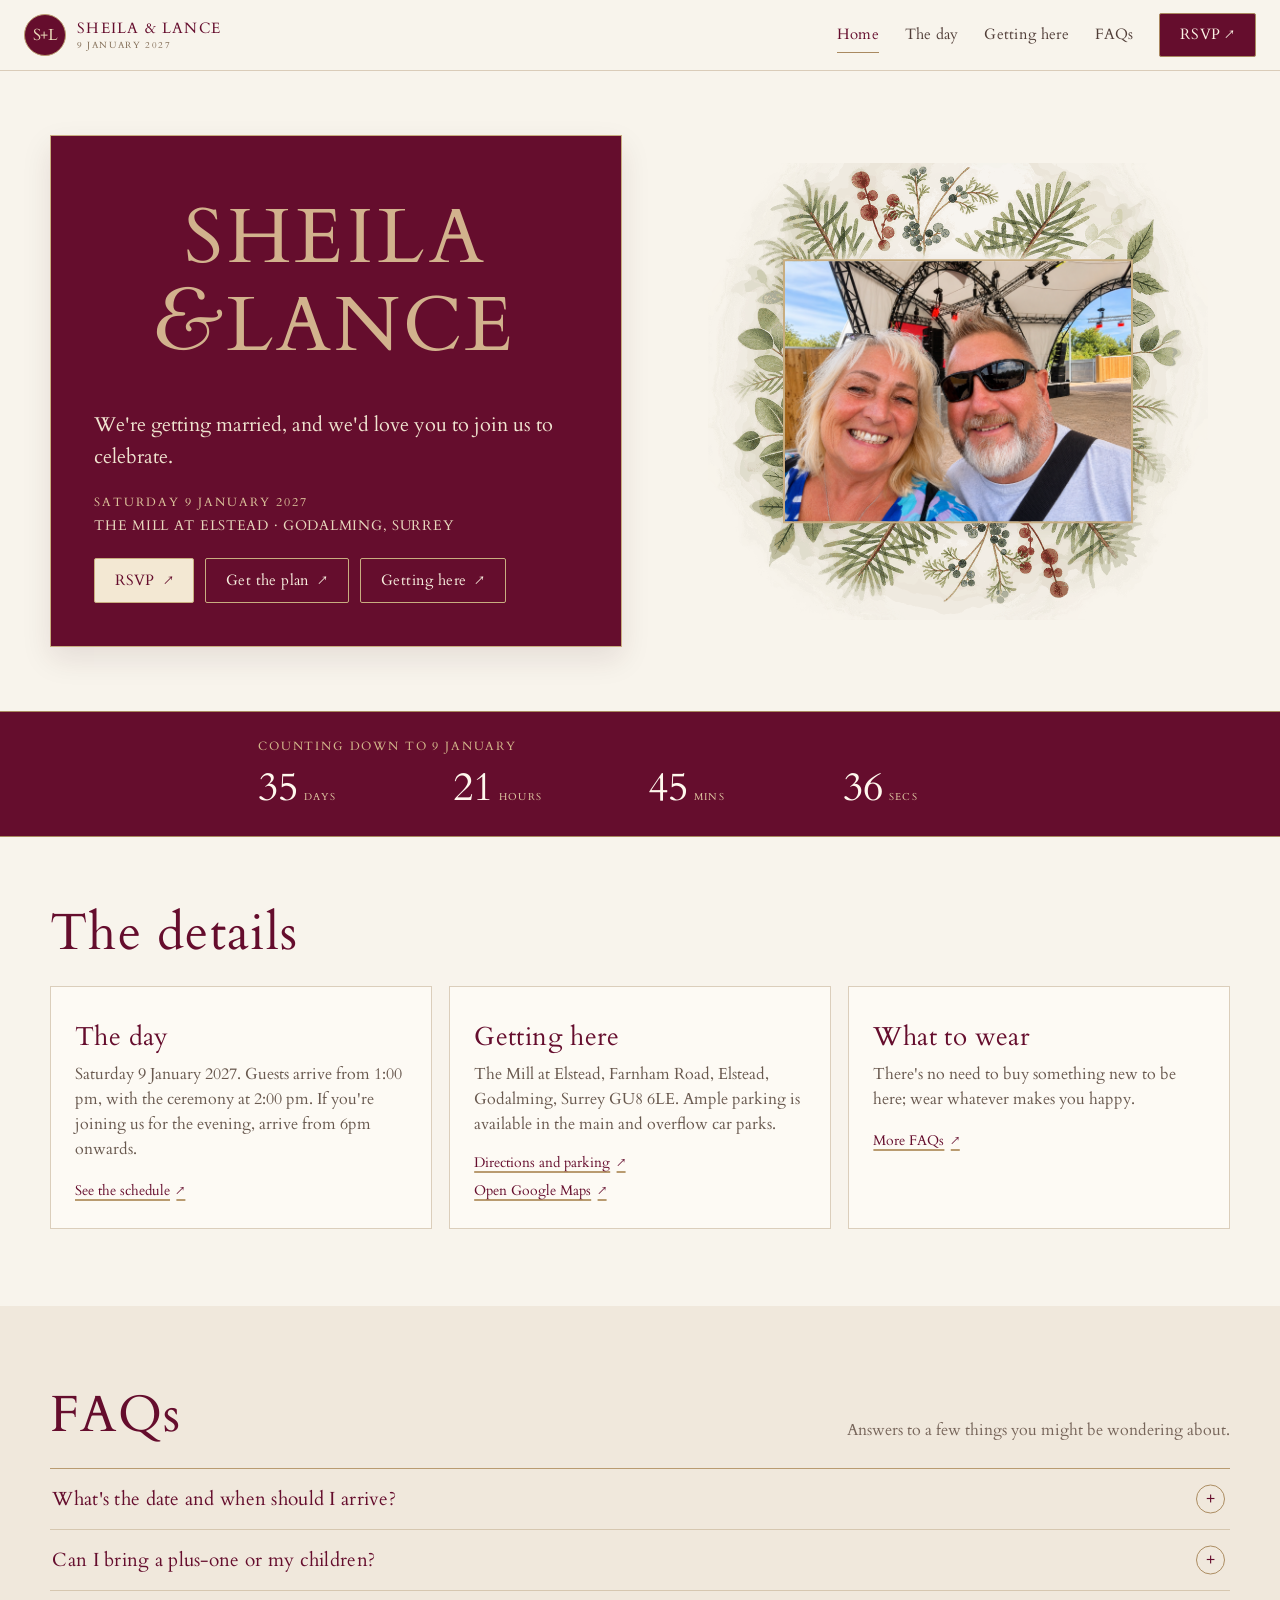
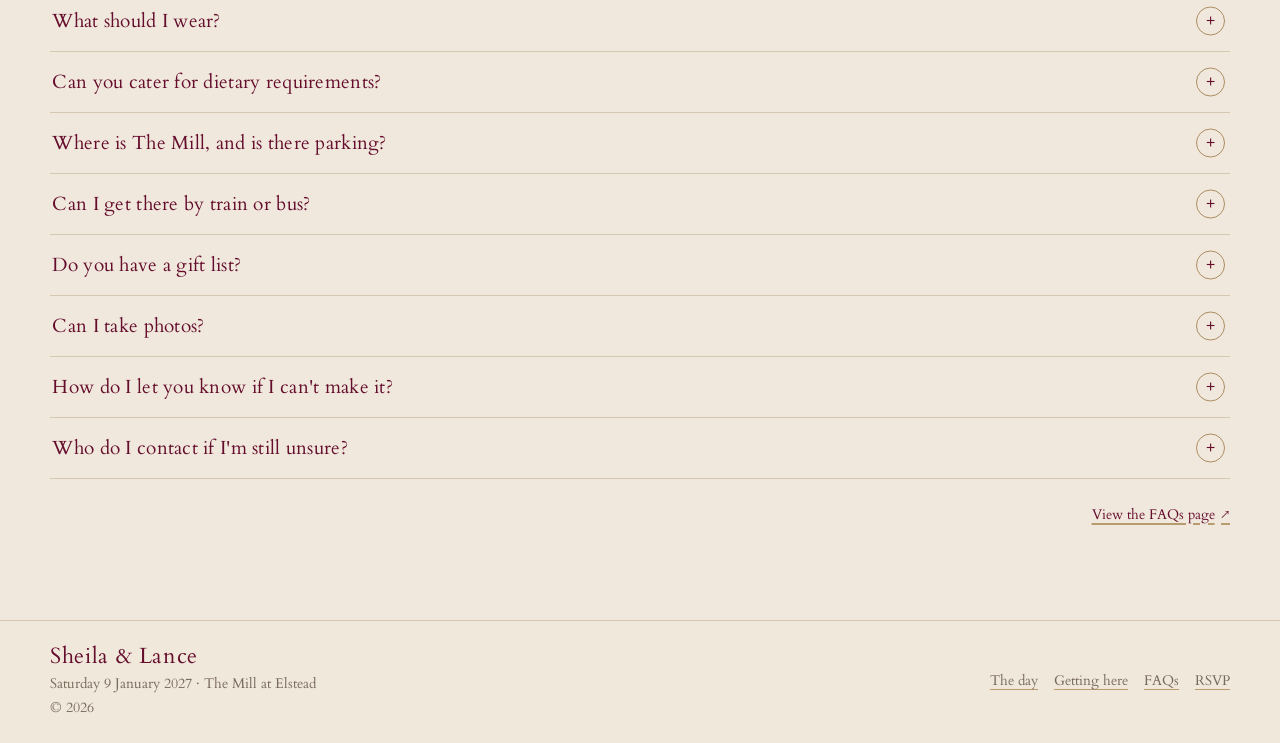
<file: index.html>
<!doctype html>
<html lang="en-GB"><head>
<meta charset="utf-8"><meta name="viewport" content="width=device-width, initial-scale=1"><meta name="theme-color" content="#f8f4ec">
<meta name="description" content="Join Sheila and Lance to celebrate their wedding on Saturday 9 January 2027 at The Mill at Elstead, Surrey."><title>Sheila &amp; Lance's Wedding — 9 January 2027 | The Mill at Elstead</title>
<link rel="icon" href="./assets/images/brand-favicon.svg" type="image/svg+xml">
<link rel="preconnect" href="https://fonts.googleapis.com"><link rel="preconnect" href="https://fonts.gstatic.com" crossorigin>
<link href="https://fonts.googleapis.com/css2?family=Cardo:ital,wght@0,400;0,700;1,400;1,700&display=swap" rel="stylesheet">
<link rel="stylesheet" href="./assets/css/styles.css?v=20261108-2">
<script type="module" src="./assets/js/site.js"></script>
</head>
<body><a class="skip-link" href="#main">Skip to content</a>
<header class="site-header"><div class="nav-wrap">
<a class="brand" href="./index.html" aria-label="Sheila and Lance, home"><span class="brand-mark">S+L</span><span class="brand-copy">Sheila &amp; Lance<small>9 January 2027</small></span></a>
<button class="menu-toggle" type="button" data-menu-toggle aria-expanded="false" aria-controls="site-nav" aria-label="Open navigation menu">☰</button>
<nav class="site-nav" id="site-nav" data-site-nav aria-label="Main navigation">
<a href="./index.html" aria-current="page">Home</a><a href="./details.html">The day</a><a href="./travel.html">Getting here</a><a href="./faqs.html">FAQs</a><a class="nav-rsvp" href="./rsvp.html">RSVP <span aria-hidden="true">↗</span></a>
</nav></div></header>
<main id="main">
<section class="hero hero-invitation"><div class="container hero-grid">
<div class="hero-copy">
<svg class="hero-wordmark" viewBox="0 0 1200 520" role="img" aria-labelledby="hero-wordmark-title" xmlns="http://www.w3.org/2000/svg">
<title id="hero-wordmark-title">Sheila &amp; Lance</title>
<g fill="#d2b28d" fill-opacity="1" text-anchor="middle" font-family="Cardo, Georgia, 'Times New Roman', serif" font-weight="400">
<text x="600" y="205" font-size="190" letter-spacing="10">SHEILA</text>
<text x="600" y="425"><tspan font-size="220" font-style="italic">&amp;</tspan><tspan dx="8" font-size="190" letter-spacing="7">LANCE</tspan></text>
</g>
</svg>
<p class="lede">We're getting married, and we'd love you to join us to celebrate.</p>
<p class="kicker hero-date" data-wedding-date>Saturday 9 January 2027</p>
<p class="hero-venue">The Mill at Elstead · Godalming, Surrey</p>
<div class="button-row"><a class="btn btn-primary" href="./rsvp.html">RSVP <span aria-hidden="true">↗</span></a><a class="btn" href="./details.html">Get the plan <span aria-hidden="true">↗</span></a><a class="btn btn-light" href="./travel.html#venue">Getting here <span aria-hidden="true">↗</span></a></div>
</div>
<div class="hero-art"><img class="hero-couple-photo" src="./assets/images/sheila-lance-couple.png?v=20261108-3" alt="Sheila and Lance together" fetchpriority="high" decoding="async"><img class="hero-floral-frame" src="./assets/images/floral-frame-watercolour.png?v=20261108-3" alt="" aria-hidden="true"></div>
</div></section>
<section class="countdown-band" aria-label="Countdown to the wedding"><div class="container"><div class="countdown-panel" data-countdown aria-label="Countdown to the wedding">
<div class="countdown-label"><span>Counting down to 9 January</span></div>
<div class="countdown-grid"><div class="time-unit"><strong data-time="days">000</strong><span>days</span></div><div class="time-unit"><strong data-time="hours">00</strong><span>hours</span></div><div class="time-unit"><strong data-time="minutes">00</strong><span>mins</span></div><div class="time-unit"><strong data-time="seconds">00</strong><span>secs</span></div></div>
<p data-countdown-finish hidden>It's today. We can't wait to see you.</p></div></div></section>
<section class="section home-details"><div class="container"><div class="section-heading"><h2>The details</h2></div>
<div class="quick-grid">
<article class="paper-card quick-card"><h3>The day</h3><p>Saturday 9 January 2027. Guests arrive from 1:00 pm, with the ceremony at 2:00 pm. If you're joining us for the evening, arrive from 6pm onwards.</p><a class="text-link" href="./details.html">See the schedule <span aria-hidden="true">↗</span></a></article>
<article class="paper-card quick-card quick-card-venue"><h3>Getting here</h3><p>The Mill at Elstead, Farnham Road, Elstead, Godalming, Surrey GU8 6LE. Ample parking is available in the main and overflow car parks.</p><div class="home-location-links"><a class="text-link" href="./travel.html#venue">Directions and parking <span aria-hidden="true">↗</span></a><a class="text-link" href="https://www.google.com/maps/search/?api=1&amp;query=The%20Mill%20at%20Elstead%2C%20Farnham%20Road%2C%20Elstead%2C%20Godalming%2C%20Surrey%20GU8%206LE" target="_blank" rel="noopener noreferrer">Open Google Maps <span aria-hidden="true">↗</span></a></div></article>
<article class="paper-card quick-card"><h3>What to wear</h3><p>There's no need to buy something new to be here; wear whatever makes you happy.</p><a class="text-link" href="./faqs.html">More FAQs <span aria-hidden="true">↗</span></a></article>
</div></div></section>
<section class="section home-faqs" id="faqs"><div class="container"><div class="section-heading"><h2>FAQs</h2><p>Answers to a few things you might be wondering about.</p></div><div class="faq-list">
<details class="faq-item"><summary>What's the date and when should I arrive?</summary><div class="faq-answer"><p>It's Saturday 9 January 2027. Guests are welcome from 1:00 pm, with the ceremony planned for 2:00 pm. If you're joining us for the evening, arrive from 6pm onwards. The <a href="./details.html">day page</a> has the full running order.</p></div></details>
<details class="faq-item"><summary>Can I bring a plus-one or my children?</summary><div class="faq-answer"><p>Your invitation link shows who's included in your party. Please RSVP for the people listed there so we can get the headcount right. If something has changed, contact the couple before submitting.</p></div></details>
<details class="faq-item"><summary>What should I wear?</summary><div class="faq-answer"><p>There's no need to buy something new to be here; wear whatever makes you happy. A layer for the evening is a good idea.</p></div></details>
<details class="faq-item"><summary>Can you cater for dietary requirements?</summary><div class="faq-answer"><p>Yes — please add allergies, dietary needs or other important food notes in the RSVP form. We'll confirm the final menu and contact you directly if we need to clarify anything.</p></div></details>
<details class="faq-item"><summary>Where is The Mill, and is there parking?</summary><div class="faq-answer"><p>We're celebrating at The Mill at Elstead, Farnham Road, Elstead, Godalming, Surrey GU8 6LE. There's ample parking at the venue, with spaces in both the main and overflow car parks. <a href="./travel.html">See directions and parking details</a>, or <a href="https://www.google.com/maps/search/?api=1&amp;query=The%20Mill%20at%20Elstead%2C%20Farnham%20Road%2C%20Elstead%2C%20Godalming%2C%20Surrey%20GU8%206LE" target="_blank" rel="noopener noreferrer">open the location in Google Maps ↗</a>.</p></div></details>
<details class="faq-item"><summary>Can I get there by train or bus?</summary><div class="faq-answer"><p>Farnham and Godalming are the nearest train stations, both around five miles from the venue, so you'll need to arrange a taxi for the onward journey. There is also a limited bus service through Elstead, including route 46. Please check current timetables and arrange your own return transport in advance, particularly for after the 11:00 pm finish. <a href="./travel.html">More travel information ↗</a></p></div></details>
<details class="faq-item"><summary>Do you have a gift list?</summary><div class="faq-answer"><p>No gift list, no registry and absolutely no pressure to bring a present. All we wish for is to celebrate with you.</p></div></details>
<details class="faq-item"><summary>Can I take photos?</summary><div class="faq-answer"><p>We'd love everyone to be present during the ceremony, so please keep phones away until afterwards. After that, feel free to take photos and share them with us.</p></div></details>
<details class="faq-item"><summary>How do I let you know if I can't make it?</summary><div class="faq-answer"><p>Use your personal RSVP link and choose “Sorry, I can't”. If you have already submitted a response, let Sheila or Lance know directly.</p></div></details>
<details class="faq-item"><summary>Who do I contact if I'm still unsure?</summary><div class="faq-answer"><p>Call or message Sheila on 07811 823499 or Lance on 07875 551247.</p></div></details></div><p class="home-faq-more"><a class="text-link" href="./faqs.html">View the FAQs page <span aria-hidden="true">↗</span></a></p></div></section>
</main><footer class="site-footer"><div class="container footer-inner"><div><div class="footer-brand">Sheila &amp; Lance</div><p>Saturday 9 January 2027 · The Mill at Elstead</p><p>© <span data-current-year>2026</span></p></div><div class="footer-links"><a href="./details.html">The day</a><a href="./travel.html">Getting here</a><a href="./faqs.html">FAQs</a><a href="./rsvp.html">RSVP</a></div></div></footer></body></html>
</file>
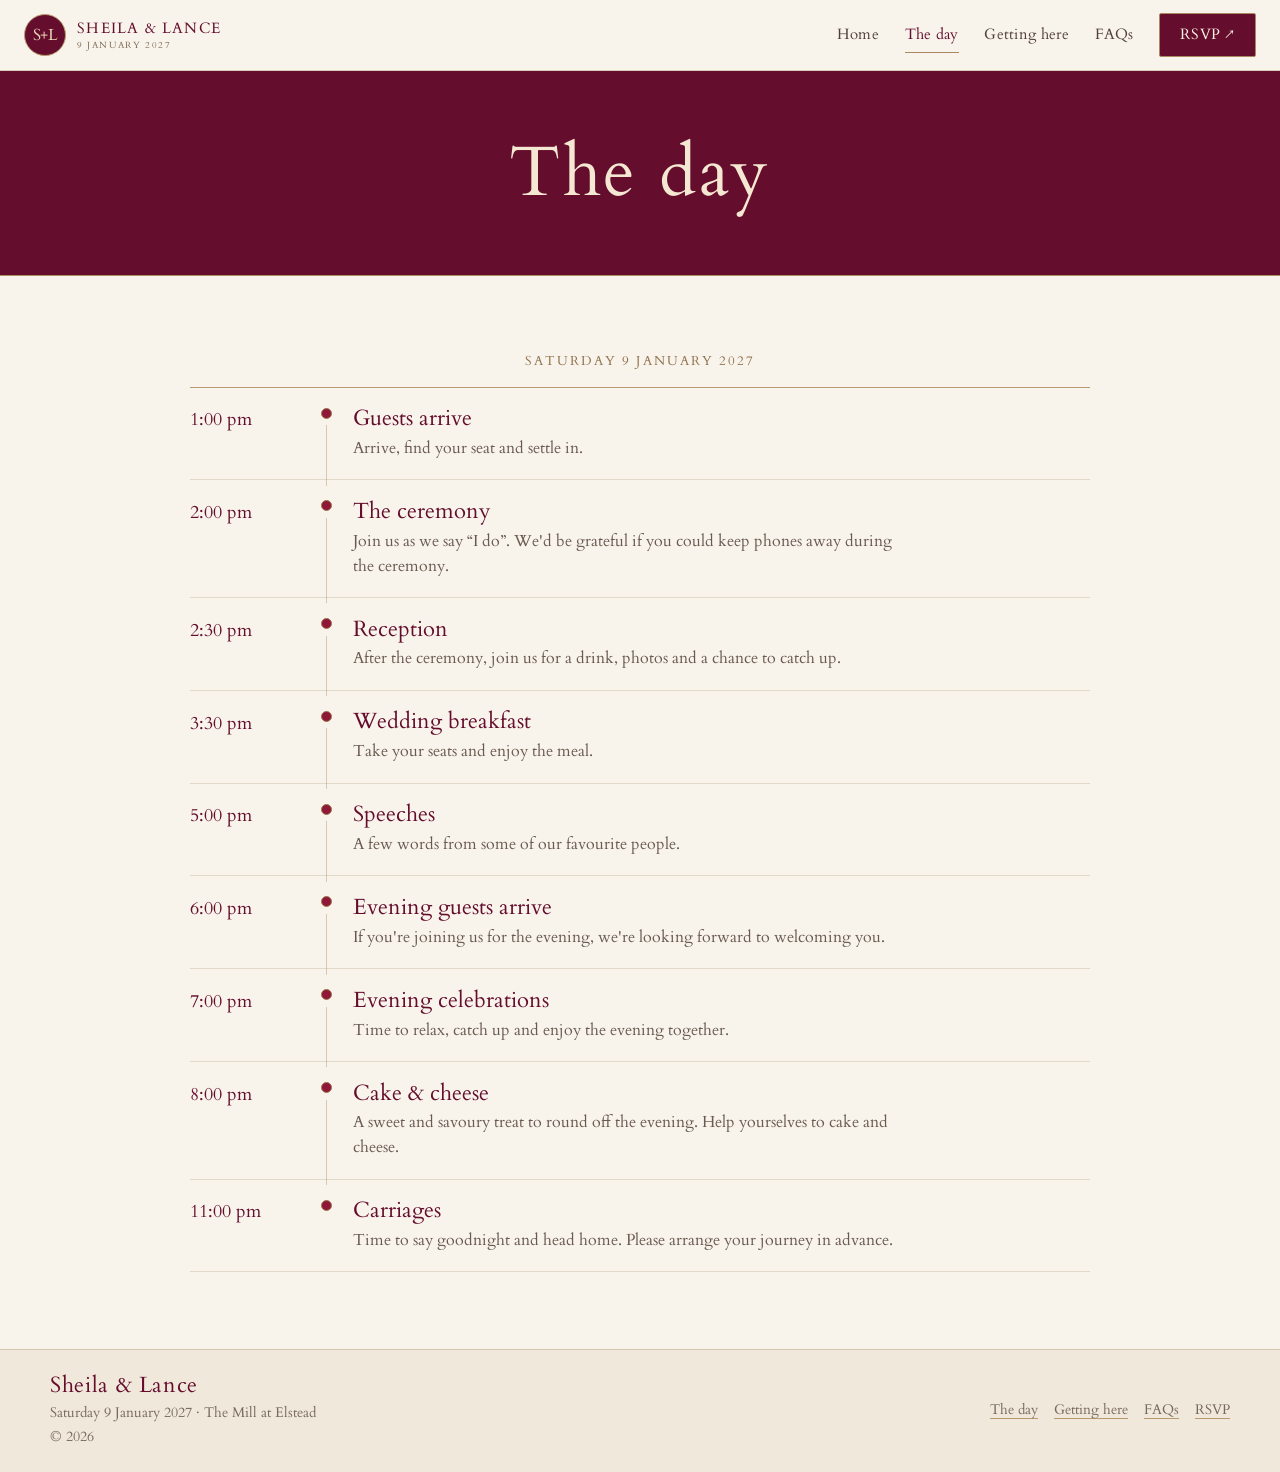
<file: details.html>
<!doctype html>
<html lang="en-GB"><head>
<meta charset="utf-8"><meta name="viewport" content="width=device-width, initial-scale=1"><meta name="theme-color" content="#f8f4ec">
<meta name="description" content="The schedule for Sheila and Lance's wedding on Saturday 9 January 2027."><title>The day — Sheila &amp; Lance</title>
<link rel="icon" href="./assets/images/brand-favicon.svg" type="image/svg+xml">
<link rel="preconnect" href="https://fonts.googleapis.com"><link rel="preconnect" href="https://fonts.gstatic.com" crossorigin>
<link href="https://fonts.googleapis.com/css2?family=Cardo:ital,wght@0,400;0,700;1,400;1,700&display=swap" rel="stylesheet">
<link rel="stylesheet" href="./assets/css/styles.css?v=20261108-2">
<script type="module" src="./assets/js/site.js"></script>
</head>
<body><a class="skip-link" href="#main">Skip to content</a>
<header class="site-header"><div class="nav-wrap">
<a class="brand" href="./index.html" aria-label="Sheila and Lance, home"><span class="brand-mark">S+L</span><span class="brand-copy">Sheila &amp; Lance<small>9 January 2027</small></span></a>
<button class="menu-toggle" type="button" data-menu-toggle aria-expanded="false" aria-controls="site-nav" aria-label="Open navigation menu">☰</button>
<nav class="site-nav" id="site-nav" data-site-nav aria-label="Main navigation">
<a href="./index.html">Home</a><a href="./details.html" aria-current="page">The day</a><a href="./travel.html">Getting here</a><a href="./faqs.html">FAQs</a><a class="nav-rsvp" href="./rsvp.html">RSVP <span aria-hidden="true">↗</span></a>
</nav></div></header>
<main id="main"><section class="page-hero page-hero-day"><div class="container"><h1 class="display-title">The day</h1></div></section>
<section class="section"><div class="container details-layout"><div class="details-timeline-wrap"><p class="timeline-date">Saturday 9 January 2027</p>
<div class="timeline" aria-label="Wedding day schedule">
<div class="timeline-item"><div class="timeline-time">1:00 pm</div><div class="timeline-marker" aria-hidden="true"></div><div class="timeline-copy"><h3>Guests arrive</h3><p>Arrive, find your seat and settle in.</p></div></div>
<div class="timeline-item"><div class="timeline-time">2:00 pm</div><div class="timeline-marker" aria-hidden="true"></div><div class="timeline-copy"><h3>The ceremony</h3><p>Join us as we say “I do”. We'd be grateful if you could keep phones away during the ceremony.</p></div></div>
<div class="timeline-item"><div class="timeline-time">2:30 pm</div><div class="timeline-marker" aria-hidden="true"></div><div class="timeline-copy"><h3>Reception</h3><p>After the ceremony, join us for a drink, photos and a chance to catch up.</p></div></div>
<div class="timeline-item"><div class="timeline-time">3:30 pm</div><div class="timeline-marker" aria-hidden="true"></div><div class="timeline-copy"><h3>Wedding breakfast</h3><p>Take your seats and enjoy the meal.</p></div></div>
<div class="timeline-item"><div class="timeline-time">5:00 pm</div><div class="timeline-marker" aria-hidden="true"></div><div class="timeline-copy"><h3>Speeches</h3><p>A few words from some of our favourite people.</p></div></div>
<div class="timeline-item"><div class="timeline-time">6:00 pm</div><div class="timeline-marker" aria-hidden="true"></div><div class="timeline-copy"><h3>Evening guests arrive</h3><p>If you're joining us for the evening, we're looking forward to welcoming you.</p></div></div>
<div class="timeline-item"><div class="timeline-time">7:00 pm</div><div class="timeline-marker" aria-hidden="true"></div><div class="timeline-copy"><h3>Evening celebrations</h3><p>Time to relax, catch up and enjoy the evening together.</p></div></div>
<div class="timeline-item"><div class="timeline-time">8:00 pm</div><div class="timeline-marker" aria-hidden="true"></div><div class="timeline-copy"><h3>Cake &amp; cheese</h3><p>A sweet and savoury treat to round off the evening. Help yourselves to cake and cheese.</p></div></div>
<div class="timeline-item"><div class="timeline-time">11:00 pm</div><div class="timeline-marker" aria-hidden="true"></div><div class="timeline-copy"><h3>Carriages</h3><p>Time to say goodnight and head home. Please arrange your journey in advance.</p></div></div>
</div></div></div></section></main><footer class="site-footer"><div class="container footer-inner"><div><div class="footer-brand">Sheila &amp; Lance</div><p>Saturday 9 January 2027 · The Mill at Elstead</p><p>© <span data-current-year>2026</span></p></div><div class="footer-links"><a href="./details.html">The day</a><a href="./travel.html">Getting here</a><a href="./faqs.html">FAQs</a><a href="./rsvp.html">RSVP</a></div></div></footer></body></html>
</file>
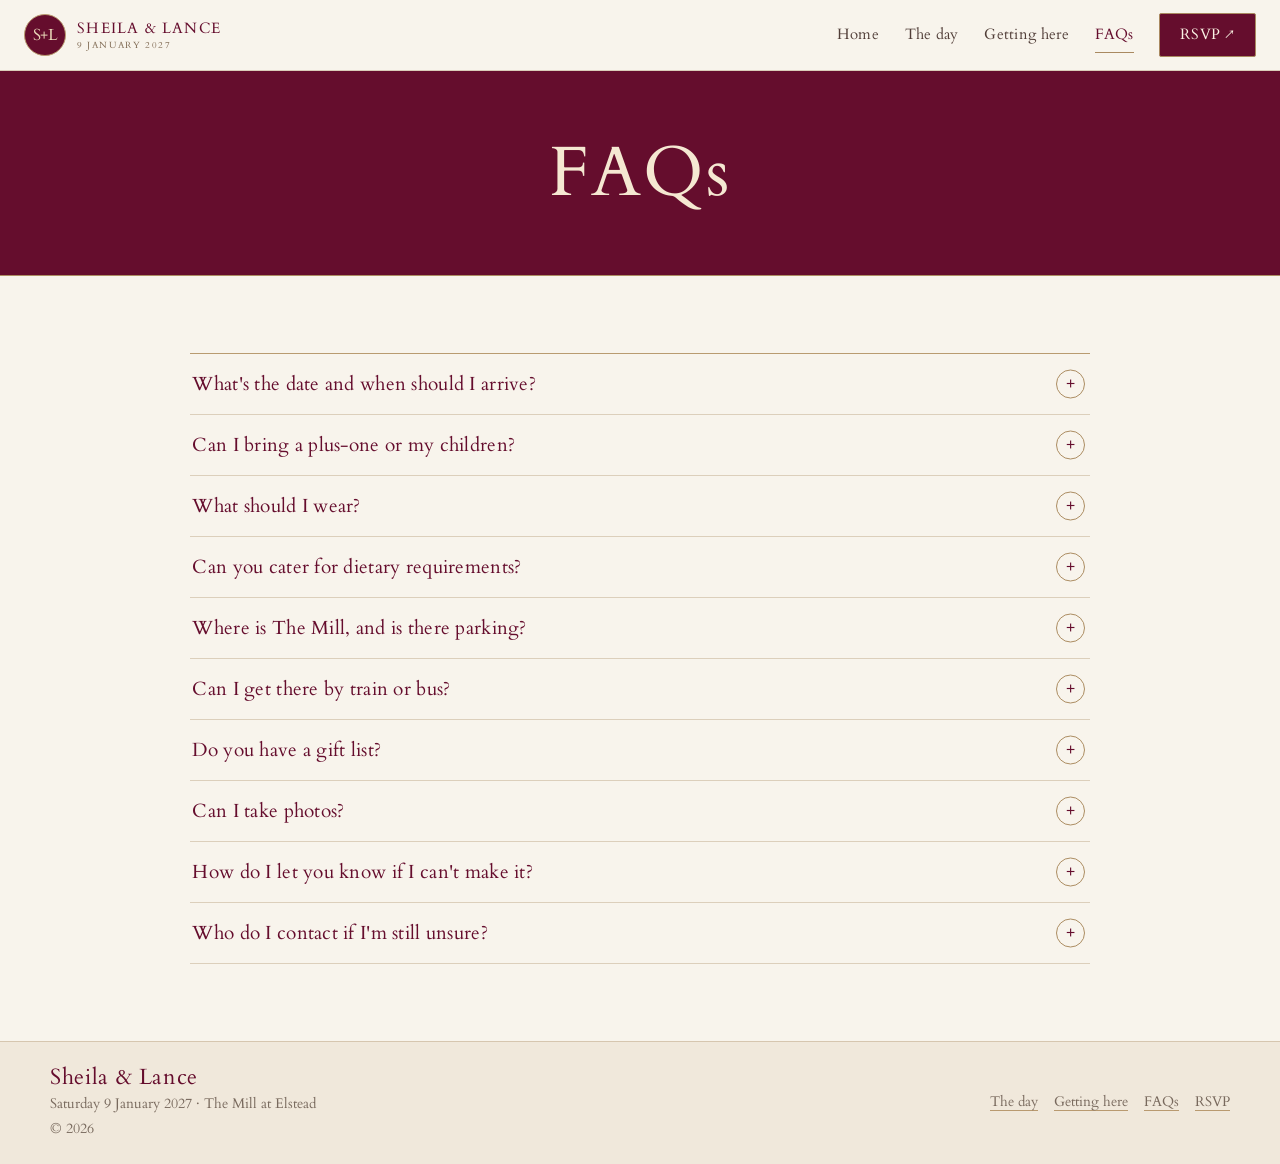
<file: faqs.html>
<!doctype html>
<html lang="en-GB"><head>
<meta charset="utf-8"><meta name="viewport" content="width=device-width, initial-scale=1"><meta name="theme-color" content="#f8f4ec">
<meta name="description" content="Answers to common questions about Sheila and Lance's wedding day."><title>FAQs — Sheila &amp; Lance</title>
<link rel="icon" href="./assets/images/brand-favicon.svg" type="image/svg+xml">
<link rel="preconnect" href="https://fonts.googleapis.com"><link rel="preconnect" href="https://fonts.gstatic.com" crossorigin>
<link href="https://fonts.googleapis.com/css2?family=Cardo:ital,wght@0,400;0,700;1,400;1,700&display=swap" rel="stylesheet">
<link rel="stylesheet" href="./assets/css/styles.css?v=20261108-2">
<script type="module" src="./assets/js/site.js"></script>
</head>
<body><a class="skip-link" href="#main">Skip to content</a>
<header class="site-header"><div class="nav-wrap">
<a class="brand" href="./index.html" aria-label="Sheila and Lance, home"><span class="brand-mark">S+L</span><span class="brand-copy">Sheila &amp; Lance<small>9 January 2027</small></span></a>
<button class="menu-toggle" type="button" data-menu-toggle aria-expanded="false" aria-controls="site-nav" aria-label="Open navigation menu">☰</button>
<nav class="site-nav" id="site-nav" data-site-nav aria-label="Main navigation">
<a href="./index.html">Home</a><a href="./details.html">The day</a><a href="./travel.html">Getting here</a><a href="./faqs.html" aria-current="page">FAQs</a><a class="nav-rsvp" href="./rsvp.html">RSVP <span aria-hidden="true">↗</span></a>
</nav></div></header>
<main id="main"><section class="page-hero page-hero-faq"><div class="container"><h1 class="display-title">FAQs</h1></div></section>
<section class="section"><div class="container faq-layout"><div class="faq-list">
<details class="faq-item"><summary>What's the date and when should I arrive?</summary><div class="faq-answer"><p>It's Saturday 9 January 2027. Guests are welcome from 1:00 pm, with the ceremony planned for 2:00 pm. The <a href="./details.html">day page</a> has the full running order.</p></div></details>
<details class="faq-item"><summary>Can I bring a plus-one or my children?</summary><div class="faq-answer"><p>Your invitation link shows who's included in your party. Please RSVP for the people listed there so we can get the headcount right. If something has changed, contact the couple before submitting.</p></div></details>
<details class="faq-item"><summary>What should I wear?</summary><div class="faq-answer"><p>There's no need to buy something new to be here; wear whatever makes you happy. A layer for the evening is a good idea.</p></div></details>
<details class="faq-item"><summary>Can you cater for dietary requirements?</summary><div class="faq-answer"><p>Yes — please add allergies, dietary needs or other important food notes in the RSVP form. We'll confirm the final menu and contact you directly if we need to clarify anything.</p></div></details>
<details class="faq-item"><summary>Where is The Mill, and is there parking?</summary><div class="faq-answer"><p>We're celebrating at The Mill at Elstead, Farnham Road, Elstead, Godalming, Surrey GU8 6LE. There's ample parking at the venue, with spaces in both the main and overflow car parks. <a href="./travel.html">See directions and parking details</a>, or <a href="https://www.google.com/maps/search/?api=1&amp;query=The%20Mill%20at%20Elstead%2C%20Farnham%20Road%2C%20Elstead%2C%20Godalming%2C%20Surrey%20GU8%206LE" target="_blank" rel="noopener noreferrer">open the location in Google Maps ↗</a>.</p></div></details>
<details class="faq-item"><summary>Can I get there by train or bus?</summary><div class="faq-answer"><p>Farnham and Godalming are the nearest train stations, both around five miles from the venue, so you'll need to arrange a taxi for the onward journey. There is also a limited bus service through Elstead, including route 46. Please check current timetables and arrange your own return transport in advance, particularly for after the 11:00 pm finish. <a href="./travel.html">More travel information ↗</a></p></div></details>
<details class="faq-item"><summary>Do you have a gift list?</summary><div class="faq-answer"><p>No gift list, no registry and absolutely no pressure to bring a present. All we wish for is to celebrate with you.</p></div></details>
<details class="faq-item"><summary>Can I take photos?</summary><div class="faq-answer"><p>We'd love everyone to be present during the ceremony, so please keep phones away until afterwards. After that, feel free to take photos and share them with us.</p></div></details>
<details class="faq-item"><summary>How do I let you know if I can't make it?</summary><div class="faq-answer"><p>Use your personal RSVP link and choose “Sorry, I can't”. If you have already submitted a response, let Sheila or Lance know directly.</p></div></details>
<details class="faq-item"><summary>Who do I contact if I'm still unsure?</summary><div class="faq-answer"><p>Call or message Sheila on 07811 823499 or Lance on 07875 551247.</p></div></details></div></div></section></main><footer class="site-footer"><div class="container footer-inner"><div><div class="footer-brand">Sheila &amp; Lance</div><p>Saturday 9 January 2027 · The Mill at Elstead</p><p>© <span data-current-year>2026</span></p></div><div class="footer-links"><a href="./details.html">The day</a><a href="./travel.html">Getting here</a><a href="./faqs.html">FAQs</a><a href="./rsvp.html">RSVP</a></div></div></footer></body></html>
</file>
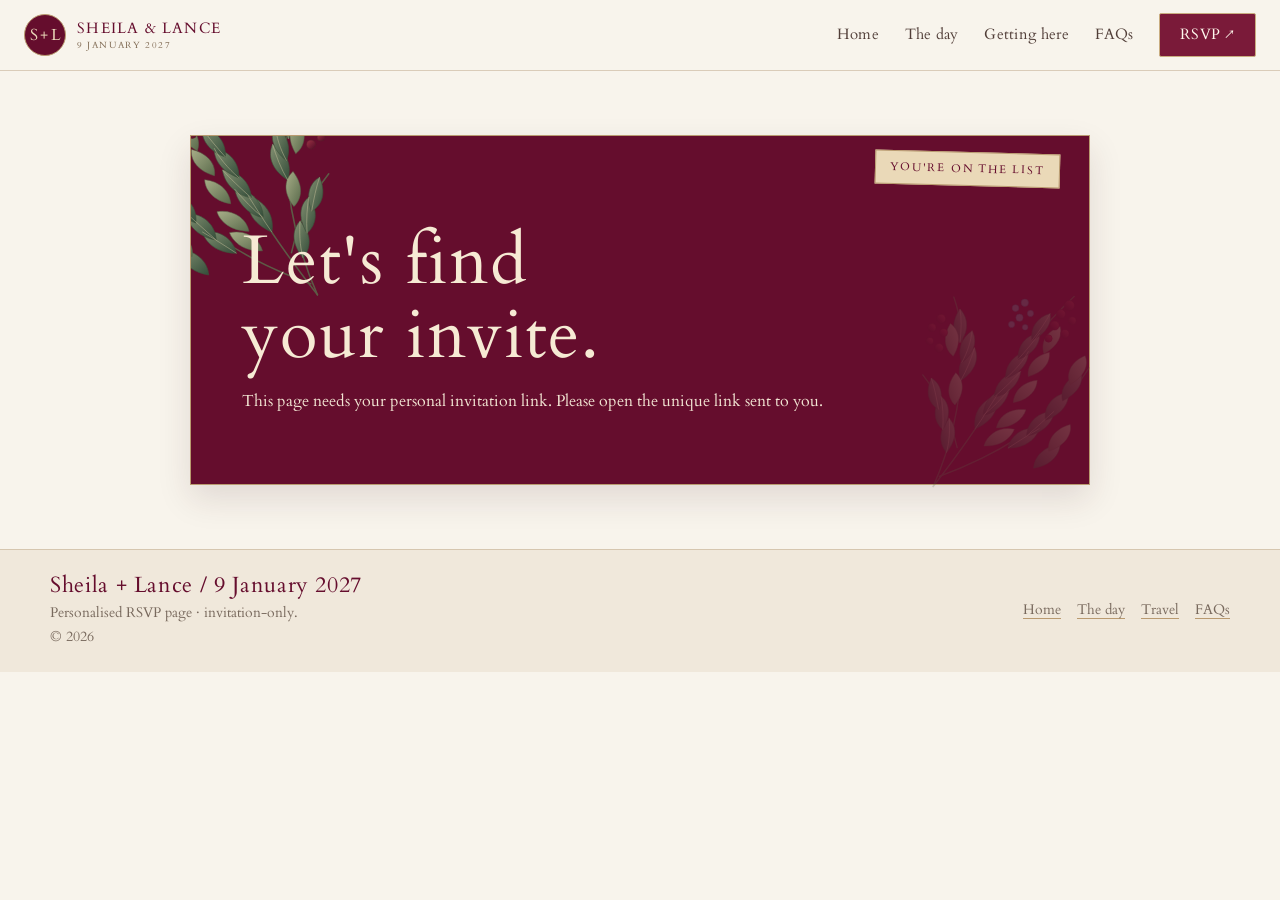
<file: rsvp.html>
<!doctype html>
<html lang="en-GB">
<head>
  <meta charset="utf-8"><meta name="viewport" content="width=device-width, initial-scale=1"><meta name="theme-color" content="#fff8eb"><meta name="referrer" content="no-referrer">
  <meta name="description" content="A personalised RSVP page for Sheila and Lance's wedding">
  <title>Your RSVP — Sheila &amp; Lance</title><link rel="icon" href="./assets/images/brand-favicon.svg" type="image/svg+xml"><link rel="preconnect" href="https://fonts.googleapis.com"><link rel="preconnect" href="https://fonts.gstatic.com" crossorigin><link href="https://fonts.googleapis.com/css2?family=Cardo:ital,wght@0,400;0,700;1,400;1,700&display=swap" rel="stylesheet"><link rel="stylesheet" href="./assets/css/styles.css?v=20261108-2">
  <script type="module" src="./assets/js/site.js"></script>
  <script type="module" src="./assets/js/rsvp.js"></script>
</head>
<body>
  <a class="skip-link" href="#main">Skip to content</a>

  <header class="site-header"><div class="nav-wrap"><a class="brand" href="./index.html" aria-label="Sheila and Lance, home"><span class="brand-mark">S + L</span><span class="brand-copy">Sheila &amp; Lance<small>9 January 2027</small></span></a><button class="menu-toggle" type="button" data-menu-toggle aria-expanded="false" aria-controls="site-nav" aria-label="Open navigation menu">☰</button><nav class="site-nav" id="site-nav" data-site-nav aria-label="Main navigation"><a href="./index.html">Home</a><a href="./details.html">The day</a><a href="./travel.html">Getting here</a><a href="./faqs.html">FAQs</a><a class="nav-rsvp" href="./rsvp.html" aria-current="page">RSVP <span aria-hidden="true">↗</span></a></nav></div></header>
  <main id="main" data-rsvp-page>
    <div class="rsvp-shell">
      <section class="rsvp-paper" aria-labelledby="rsvp-heading">
        <div data-rsvp-loading role="status">Finding your invitation…</div>
        <div class="rsvp-error" data-rsvp-error hidden>
          
          <h1 class="rsvp-title">Let's find<br>your invite.</h1>
          <p data-invalid-token></p>
          <p data-rsvp-demo-only><strong>Sample links for testing:</strong></p>
          <div class="demo-links" data-rsvp-demo-only>
            <a href="./rsvp.html">Olive &amp; Noah Finch (2 guests) ↗</a>
            <a href="./rsvp.html?invite=demo-river-james">River James (1 guest) ↗</a>
            <a href="./rsvp.html?invite=demo-morgan-park">Morgan &amp; Taylor Park (2 guests) ↗</a>
            <a href="./rsvp.html?invite=demo-evening-invite">Evening-only invitation ↗</a>
            <a href="./rsvp.html?invite=demo-family-with-child">Family with child (adult and child menus) ↗</a>
          </div>
        </div>
        <div data-rsvp-content hidden>
          
          <h1 class="rsvp-title" id="rsvp-heading">Hey, <span data-contact-name></span>.</h1>
          <span class="party-count" data-party-count></span>
          <p class="invite-note" data-invite-note></p>
          <form data-rsvp-form novalidate>
            <p data-rsvp-instructions>Can you make it? Let us know for everyone listed below. If you're joining us for the full day, choose a starter, main course and dessert.</p>
            <div class="guest-rsvp-list" data-rsvp-guests></div>
            <div class="field"><label class="field-label" for="dietary-notes">Food allergies or dietary requirements</label><textarea id="dietary-notes" name="dietary-notes" maxlength="1000" placeholder="Anything the caterers should know? (Optional)"></textarea><span class="field-hint"><span data-dietary-hint>Please include anything important for catering or access. This prototype stores notes only in this browser.</span></span></div>
            <p class="form-status" data-rsvp-status role="status" aria-live="polite"></p>
            <div class="form-footer"><button class="btn btn-primary" type="submit" data-rsvp-submit>Send RSVP <span aria-hidden="true">↗</span></button><span class="field-hint" data-rsvp-mode-hint>Demo only. Your response will not be sent to the couple.</span></div>
          </form>
          <section class="confirmation" data-rsvp-confirmation hidden aria-live="polite" aria-labelledby="confirmation-heading">
            <span class="confirmation-mark" aria-hidden="true">✓</span>
            <h2 id="confirmation-heading">It's in the scrapbook.</h2>
            <p data-confirmation-copy></p>
            <p><strong data-reference-label>Demo reference</strong><br><span class="reference-code" data-reference>DEMO</span></p>
            <p><a class="text-link" href="./index.html">Back to the home page <span aria-hidden="true">↗</span></a></p>
          </section>
        </div>
      </section>
      <p class="field-hint" data-rsvp-demo-only style="text-align:center;margin-top:1.5rem">This is a demonstration RSVP only. Invitation tokens and responses are mock data stored locally in your browser, not in Google Sheets.</p>
    </div>
    
  </main>
  <footer class="site-footer"><div class="container footer-inner"><div><div class="footer-brand">Sheila + Lance / 9 January 2027</div><p>Personalised RSVP page · invitation-only.</p><p>© <span data-current-year>2026</span></p></div><div class="footer-links"><a href="./index.html">Home</a><a href="./details.html">The day</a><a href="./travel.html">Travel</a><a href="./faqs.html">FAQs</a></div></div></footer>
</body></html>
</file>
<file: assets/css/styles.css>
:root {
  --paper: #fff8eb;
  --paper-deep: #f5e8d4;
  --ink: #1d2331;
  --blue: #3158ff;
  --blue-dark: #203bd0;
  --coral: #ff705a;
  --yellow: #f6e94b;
  --lilac: #d9caff;
  --mint: #b7e8c7;
  --line: rgba(29, 35, 49, .2);
  --shadow: 7px 8px 0 var(--ink);
  --font-display: Impact, Haettenschweiler, "Arial Narrow Bold", "Arial Black", sans-serif;
  --font-body: "Trebuchet MS", Arial, sans-serif;
  --max-width: 1180px;
}

* { box-sizing: border-box; }
html { scroll-behavior: smooth; }
body {
  margin: 0;
  color: var(--ink);
  background: var(--paper);
  font-family: var(--font-body);
  line-height: 1.55;
  text-rendering: optimizeLegibility;
}
img, svg { max-width: 100%; }
img { display: block; }
a { color: inherit; }
button, input, select, textarea { font: inherit; }
button, a, input, select, textarea, summary { -webkit-tap-highlight-color: transparent; }
:focus-visible { outline: 3px solid var(--coral); outline-offset: 4px; }
[hidden] { display: none !important; }

.skip-link {
  position: absolute; left: 1rem; top: -5rem; z-index: 1000;
  padding: .75rem 1rem; background: var(--yellow); font-weight: 800;
}
.skip-link:focus { top: 1rem; }

.top-ticker {
  overflow: hidden; border-bottom: 2px solid var(--ink); background: var(--yellow);
  white-space: nowrap; font-family: var(--font-display); text-transform: uppercase;
  letter-spacing: .055em; font-size: .82rem;
}
.ticker-track { display: flex; width: max-content; gap: 2rem; padding: .45rem 1rem; animation: ticker 28s linear infinite; }
.ticker-track span { display: inline-flex; align-items: center; gap: 1rem; }
.ticker-track b { font-size: 1.1rem; color: var(--coral); }
@keyframes ticker { to { transform: translateX(-30%); } }

.site-header { position: relative; z-index: 20; background: var(--paper); border-bottom: 1px solid var(--line); }
.nav-wrap {
  width: min(var(--max-width), calc(100% - 2.5rem)); margin: auto; min-height: 86px;
  display: flex; align-items: center; justify-content: space-between; gap: 1rem;
}
.brand { display: inline-flex; align-items: center; gap: .7rem; text-decoration: none; font-weight: 900; letter-spacing: -.07em; line-height: .9; }
.brand-mark { display: grid; place-items: center; width: 44px; height: 44px; border: 2px solid var(--ink); border-radius: 50% 45% 50% 38%; background: var(--coral); box-shadow: 3px 3px 0 var(--ink); transform: rotate(-8deg); font-family: var(--font-display); font-size: 1rem; }
.brand-copy { display: grid; font-size: 1rem; text-transform: uppercase; }
.brand-copy small { margin-top: .3rem; font-size: .56rem; letter-spacing: .12em; }
.site-nav { display: flex; align-items: center; gap: clamp(.8rem, 2vw, 1.8rem); }
.site-nav a { text-decoration: none; font-weight: 800; font-size: .86rem; border-bottom: 2px solid transparent; padding: .35rem 0; }
.site-nav a:hover, .site-nav a[aria-current="page"] { border-color: var(--coral); }
.site-nav .nav-rsvp { padding: .7rem 1rem; border: 2px solid var(--ink); border-radius: 999px; background: var(--blue); color: white; box-shadow: 3px 3px 0 var(--ink); }
.site-nav .nav-rsvp:hover, .site-nav .nav-rsvp[aria-current="page"] { border-color: var(--ink); background: var(--coral); color: var(--ink); }
.menu-toggle { display: none; border: 2px solid var(--ink); border-radius: 50%; width: 46px; height: 46px; background: var(--yellow); font-size: 1.25rem; font-weight: 900; cursor: pointer; }

main { overflow: clip; }
.container { width: min(var(--max-width), calc(100% - 2.5rem)); margin-inline: auto; }
.kicker { display: inline-flex; align-items: center; gap: .5rem; font-weight: 900; text-transform: uppercase; letter-spacing: .15em; font-size: .74rem; }
.kicker::before { content: "✳"; color: var(--coral); font-size: 1.15rem; }
.display-title { margin: .3rem 0 1rem; font: clamp(3.3rem, 10vw, 7.4rem)/.83 var(--font-display); text-transform: uppercase; letter-spacing: -.025em; }
.display-title .outline { color: transparent; -webkit-text-stroke: 1.7px var(--ink); }
.lede { max-width: 610px; font-size: clamp(1.05rem, 2vw, 1.25rem); line-height: 1.5; }
.section { padding: clamp(3.5rem, 8vw, 7rem) 0; }
.section-heading { display: flex; align-items: end; justify-content: space-between; gap: 1.5rem; margin-bottom: 2rem; }
.section-heading h2 { margin: .25rem 0 0; font: clamp(2.4rem, 6vw, 4.8rem)/.9 var(--font-display); text-transform: uppercase; }
.section-heading p { max-width: 330px; margin: 0; }

.btn { display: inline-flex; justify-content: center; align-items: center; gap: .55rem; min-height: 48px; padding: .82rem 1.2rem; border: 2px solid var(--ink); border-radius: 999px; background: var(--yellow); color: var(--ink); text-decoration: none; font-weight: 900; cursor: pointer; box-shadow: 4px 4px 0 var(--ink); transition: transform .16s ease, box-shadow .16s ease, background .16s ease; }
.btn:hover { transform: translate(2px, 2px) rotate(-1deg); box-shadow: 2px 2px 0 var(--ink); }
.btn-primary { background: var(--blue); color: white; }
.btn-coral { background: var(--coral); }
.btn-small { min-height: 40px; padding: .55rem .85rem; font-size: .9rem; }
.button-row { display: flex; flex-wrap: wrap; gap: 1rem; margin-top: 1.5rem; }

/* Home hero: layered paper scraps and local illustrations, no external assets. */
.hero { padding: clamp(2rem, 5vw, 4rem) 0 4.7rem; }
.hero-grid { display: grid; grid-template-columns: minmax(0, 1.05fr) minmax(300px, .95fr); align-items: center; gap: clamp(2rem, 6vw, 5rem); }
.hero-copy { position: relative; z-index: 2; padding: 1rem 0 1.2rem; }
.hero-eyebrow { display: inline-flex; align-items: center; gap: .5rem; padding: .35rem .8rem; background: var(--mint); border: 1.5px solid var(--ink); border-radius: 999px; font-weight: 900; text-transform: uppercase; letter-spacing: .1em; font-size: .7rem; transform: rotate(-2deg); }
.hero-title { position: relative; margin: 1.25rem 0 1.4rem; font: clamp(4.5rem, 10.8vw, 9rem)/.75 var(--font-display); text-transform: uppercase; letter-spacing: -.035em; }
.hero-title span { display: block; }
.hero-title .amp { position: relative; z-index: 2; width: max-content; margin: .15rem 0 .1rem 30%; color: var(--coral); font-size: .58em; transform: rotate(-10deg); -webkit-text-stroke: .6px var(--ink); }
.hero-title .last-name { margin-left: .14em; }
.hero-copy .lede { max-width: 440px; }
.hero-scribble { position: absolute; right: 4%; top: 6%; width: 75px; transform: rotate(11deg); }
.hero-art { position: relative; min-height: 470px; }
.hero-photo {
  position: absolute; top: 5%; left: 8%; width: 78%; height: 410px; padding: 12px 12px 38px;
  background: white; border: 2px solid var(--ink); box-shadow: var(--shadow); transform: rotate(4deg);
}
.hero-photo img { width: 100%; height: 100%; object-fit: cover; }
.tape { position: absolute; z-index: 2; top: -14px; left: 41%; width: 100px; height: 29px; background: rgba(246,233,75,.86); border: 1px solid rgba(29,35,49,.12); transform: rotate(-7deg); }
.sticker { position: absolute; z-index: 3; display: grid; place-items: center; text-align: center; font-weight: 900; text-transform: uppercase; }
.sticker-sun { right: 0; top: 4%; width: 104px; height: 104px; background: var(--yellow); border: 2px solid var(--ink); border-radius: 50%; font: 1.2rem/.98 var(--font-display); transform: rotate(12deg); }
.sticker-sun small { display: block; font: 800 .55rem/1 var(--font-body); letter-spacing: .06em; }
.sticker-date { bottom: 7%; left: 0; width: 126px; min-height: 116px; background: var(--coral); padding: 1rem; clip-path: polygon(50% 0, 61% 9%, 74% 3%, 80% 17%, 95% 20%, 91% 36%, 100% 50%, 89% 63%, 96% 78%, 80% 83%, 74% 98%, 59% 91%, 47% 100%, 36% 88%, 20% 94%, 16% 78%, 1% 72%, 9% 56%, 0 43%, 12% 31%, 5% 16%, 23% 14%, 32% 1%); transform: rotate(-12deg); }
.sticker-date strong { font: 1.6rem/.9 var(--font-display); }
.hero-flower { position: absolute; z-index: 4; right: 5%; bottom: 4%; width: 94px; transform: rotate(9deg); }
.countdown-panel { position: relative; margin-top: 2rem; padding: 1rem 1.3rem 1.15rem; background: var(--blue); color: white; border: 2px solid var(--ink); box-shadow: 5px 5px 0 var(--ink); transform: rotate(-.5deg); max-width: 510px; }
.countdown-label { display: flex; justify-content: space-between; gap: 1rem; align-items: center; margin-bottom: .7rem; font-size: .72rem; font-weight: 900; text-transform: uppercase; letter-spacing: .12em; }
.countdown-grid { display: grid; grid-template-columns: repeat(4, 1fr); gap: .6rem; }
.time-unit { display: flex; align-items: baseline; gap: .3rem; }
.time-unit strong { font: clamp(1.7rem, 4vw, 2.5rem)/1 var(--font-display); font-variant-numeric: tabular-nums; }
.time-unit span { font-size: .68rem; text-transform: uppercase; letter-spacing: .07em; }

.intro-band { background: var(--coral); border-block: 2px solid var(--ink); padding: 2rem 0; }
.intro-band-inner { display: grid; grid-template-columns: auto 1fr auto; align-items: center; gap: 1.5rem; }
.big-spark { font: 3.2rem/1 var(--font-display); transform: rotate(-12deg); }
.intro-band p { max-width: 720px; margin: 0; font-size: clamp(1.1rem, 2.5vw, 1.5rem); font-weight: 800; }
.intro-band .scribble-arrow { width: 86px; }

.paper-card { position: relative; padding: 1.5rem; border: 2px solid var(--ink); background: white; box-shadow: 5px 5px 0 var(--ink); }
.paper-card h3 { margin: .7rem 0 .5rem; font: 2rem/.95 var(--font-display); text-transform: uppercase; }
.paper-card p { margin: .25rem 0 1rem; }
.card-tag { display: inline-block; background: var(--yellow); padding: .25rem .55rem; font-size: .68rem; font-weight: 900; text-transform: uppercase; letter-spacing: .1em; transform: rotate(-2deg); }
.quick-grid { display: grid; grid-template-columns: repeat(3, 1fr); gap: 1.2rem; }
.quick-card:nth-child(2) { background: var(--lilac); transform: rotate(1deg); }
.quick-card:nth-child(3) { background: var(--mint); transform: rotate(-1deg); }
.quick-illustration { width: 86px; height: 76px; object-fit: contain; margin: .3rem 0 .8rem; }
.text-link { display: inline-flex; gap: .4rem; align-items: center; font-weight: 900; text-decoration-thickness: 2px; text-underline-offset: 3px; }

.page-hero { position: relative; padding: clamp(3rem, 7vw, 6rem) 0 3rem; background: var(--yellow); border-bottom: 2px solid var(--ink); }
.page-hero::after { content: "✳"; position: absolute; right: 6%; bottom: -34px; display: grid; place-items: center; width: 68px; height: 68px; color: var(--coral); font-size: 5.5rem; line-height: 1; transform: rotate(15deg); pointer-events: none; }
.page-hero .display-title { max-width: 900px; }
.page-hero .lede { max-width: 620px; }
.page-hero-coral { background: var(--coral); }
.page-hero-lilac { background: var(--lilac); }
.page-hero-mint { background: var(--mint); }

.details-layout { display: grid; grid-template-columns: minmax(0, 1fr) minmax(260px, .7fr); gap: 2rem; align-items: start; }
.timeline { border-top: 2px solid var(--ink); }
.timeline-item { display: grid; grid-template-columns: 112px 26px 1fr; gap: 1rem; padding: 1.3rem 0; border-bottom: 1px solid var(--line); }
.timeline-time { font: 1.35rem/1 var(--font-display); text-transform: uppercase; padding-top: .2rem; }
.timeline-marker { position: relative; display: flex; justify-content: center; }
.timeline-marker::before { content: ""; width: 13px; height: 13px; border-radius: 50%; border: 2px solid var(--ink); background: var(--coral); margin-top: .15rem; }
.timeline-marker::after { content: ""; position: absolute; top: 20px; bottom: -1.5rem; width: 1px; background: var(--line); }
.timeline-item:last-child .timeline-marker::after { display: none; }
.timeline-copy h3 { margin: 0; font: 1.5rem/.95 var(--font-display); text-transform: uppercase; }
.timeline-copy p { margin: .45rem 0 0; max-width: 560px; }
.side-note { padding: 1.5rem; border: 2px dashed var(--ink); background: var(--lilac); transform: rotate(1deg); }
.side-note h3 { margin: 0 0 .7rem; font: 2rem/.95 var(--font-display); text-transform: uppercase; }
.side-note .scribble { display: block; width: 88px; margin-left: auto; }
.side-note.yellow { background: var(--yellow); }

.travel-grid { display: grid; grid-template-columns: repeat(2, minmax(0, 1fr)); gap: 1.2rem; }
.travel-card { min-height: 225px; }
.travel-card:nth-child(2) { background: var(--lilac); transform: rotate(1deg); }
.travel-card:nth-child(3) { background: var(--mint); transform: rotate(-.5deg); }
.travel-card:nth-child(4) { background: var(--coral); transform: rotate(.7deg); }
.travel-card .icon-spot { display: grid; place-items: center; width: 58px; height: 58px; margin-bottom: 1rem; border: 2px solid var(--ink); border-radius: 50%; background: var(--yellow); }
.travel-card .icon-spot svg { width: 32px; height: 32px; }
.map-placeholder { position: relative; overflow: hidden; border: 2px solid var(--ink); box-shadow: var(--shadow); background: var(--mint); }
.map-placeholder img { width: 100%; height: auto; }
.map-placeholder img.venue-photo { display: block; width: 100%; height: clamp(230px, 38vw, 440px); object-fit: cover; object-position: center 54%; }
.map-note { padding: .75rem 1rem; border-top: 2px solid var(--ink); background: white; font-size: .85rem; }
.notice { padding: 1rem 1.2rem; border-left: 5px solid var(--blue); background: rgba(49,88,255,.08); }

.faq-layout { display: grid; grid-template-columns: minmax(0, 1fr) minmax(240px, .55fr); gap: 2rem; align-items: start; }
.faq-list { border-top: 2px solid var(--ink); }
.faq-item { border-bottom: 1px solid var(--line); }
.faq-item summary { position: relative; padding: 1.15rem 3rem 1.15rem .1rem; cursor: pointer; list-style: none; font-weight: 900; font-size: 1.08rem; }
.faq-item summary::-webkit-details-marker { display: none; }
.faq-item summary::after { content: "+"; position: absolute; right: .3rem; top: 50%; transform: translateY(-50%); display: grid; place-items: center; width: 32px; height: 32px; border: 1.5px solid var(--ink); border-radius: 50%; background: var(--yellow); font-size: 1.4rem; line-height: 1; }
.faq-item[open] summary::after { content: "−"; background: var(--coral); }
.faq-answer { max-width: 680px; padding: 0 .3rem 1.2rem .1rem; }
.faq-answer p:first-child { margin-top: 0; }
.faq-sticker { padding: 1.6rem; border: 2px solid var(--ink); background: var(--blue); color: white; text-align: center; transform: rotate(2deg); box-shadow: 5px 5px 0 var(--ink); }
.faq-sticker .big-heart { font-size: 3rem; color: var(--coral); text-shadow: 2px 2px var(--ink); }
.faq-sticker h3 { margin: .4rem 0; font: 2rem/.95 var(--font-display); text-transform: uppercase; }

/* RSVP */
.rsvp-shell { width: min(850px, calc(100% - 2.5rem)); margin: clamp(2rem, 6vw, 5rem) auto; }
.rsvp-paper { position: relative; padding: clamp(1.3rem, 4vw, 3rem); border: 2px solid var(--ink); background: white; box-shadow: 8px 8px 0 var(--ink); }
.rsvp-paper::before { content: "YOU'RE ON THE LIST"; position: absolute; top: -18px; right: 18px; padding: .5rem .85rem; border: 2px solid var(--ink); background: var(--coral); font: 1rem/1 var(--font-display); transform: rotate(3deg); }
.rsvp-kicker { color: var(--blue); }
.rsvp-title { margin: .5rem 0 .4rem; font: clamp(2.6rem, 7vw, 4.6rem)/.9 var(--font-display); text-transform: uppercase; }
.party-count { display: inline-block; padding: .3rem .6rem; background: var(--yellow); font-size: .74rem; font-weight: 900; text-transform: uppercase; letter-spacing: .08em; }
.invite-note { margin: 1.2rem 0 1.6rem; padding: .85rem 1rem; background: var(--lilac); border-left: 4px solid var(--blue); }
.guest-rsvp-list { display: grid; gap: 1rem; margin: 1.3rem 0; }
.guest-rsvp-card { min-width: 0; margin: 0; padding: 1rem; border: 1.5px solid var(--line); background: var(--paper); }
.guest-rsvp-card legend { padding: 0 .4rem; }
.guest-meal-fields { display: grid; grid-template-columns: repeat(3, minmax(0, 1fr)); gap: .7rem; margin-top: 1rem; padding-top: .9rem; border-top: 1px dashed var(--line); }
.meal-course-field { min-width: 0; margin: 0; padding: .65rem; border: 1px dashed var(--line); background: rgba(255,255,255,.75); }
.meal-course-field .field-label { min-height: 2.4em; font-size: .82rem; }
.meal-course-field select { font-size: .9rem; padding: .6rem; }
.guest-rsvp-name { font: 1.75rem/.95 var(--font-display); text-transform: uppercase; }
.field-label { display: block; margin-bottom: .45rem; font-weight: 900; font-size: .9rem; }
.attendance-options { display: flex; flex-wrap: wrap; gap: .55rem; margin: .2rem 0 .9rem; }
.attendance-options .field-label { flex-basis: 100%; }
.radio-pill { position: relative; display: inline-flex; align-items: center; gap: .45rem; min-height: 44px; padding: .55rem .75rem; border: 1.5px solid var(--ink); border-radius: 999px; background: white; cursor: pointer; font-size: .9rem; font-weight: 800; }
.radio-pill:has(input:checked) { background: var(--mint); box-shadow: 2px 2px 0 var(--ink); }
.radio-pill input { accent-color: var(--blue); width: 1rem; height: 1rem; margin: 0; }
.field { margin: .9rem 0; }
.field select, .field input, .field textarea { display: block; width: 100%; min-height: 46px; padding: .7rem .8rem; border: 1.5px solid var(--ink); border-radius: 4px; background: white; color: var(--ink); }
.field textarea { min-height: 100px; resize: vertical; }
.field-hint { display: block; margin-top: .35rem; color: #4e5360; font-size: .82rem; }
.form-footer { display: flex; flex-wrap: wrap; align-items: center; gap: 1rem; margin-top: 1.4rem; }
.form-error { color: #9b1c12; font-weight: 800; }
.form-status { min-height: 1.3rem; margin: .5rem 0; font-weight: 800; }
.rsvp-error { padding: 1.3rem; border: 2px dashed var(--ink); background: var(--yellow); }
.demo-links { display: grid; gap: .7rem; margin-top: 1.2rem; }
.demo-links a { display: block; padding: .8rem 1rem; border: 1.5px solid var(--ink); background: white; text-decoration: none; font-weight: 900; }
.demo-links a:hover { background: var(--mint); }
.confirmation { padding: 1.4rem; border: 2px solid var(--ink); background: var(--mint); text-align: center; }
.confirmation-mark { display: inline-grid; place-items: center; width: 60px; height: 60px; border: 2px solid var(--ink); border-radius: 50%; background: var(--yellow); font-size: 2rem; }
.confirmation h2 { margin: .8rem 0; font: clamp(2rem, 5vw, 3rem)/.9 var(--font-display); text-transform: uppercase; }
.confirmation p { max-width: 540px; margin-inline: auto; }
.reference-code { display: inline-block; margin-top: .6rem; padding: .4rem .7rem; border: 1.5px dashed var(--ink); background: white; font-weight: 900; letter-spacing: .1em; }

.closing-band { padding: 3.5rem 0; border-top: 2px solid var(--ink); background: var(--lilac); text-align: center; }
.closing-band h2 { margin: 0; font: clamp(3rem, 8vw, 6rem)/.8 var(--font-display); text-transform: uppercase; }
.closing-band p { margin: 1.2rem 0 1.5rem; font-weight: 800; }
.site-footer { padding: 2rem 0; background: var(--ink); color: var(--paper); }
.footer-inner { display: flex; justify-content: space-between; align-items: center; gap: 1.5rem; }
.footer-brand { font: 1.4rem/1 var(--font-display); text-transform: uppercase; }
.footer-inner p { margin: .3rem 0 0; color: #d7d5d0; font-size: .8rem; }
.footer-links { display: flex; flex-wrap: wrap; gap: 1rem; }
.footer-links a { color: white; font-size: .85rem; }

@media (max-width: 860px) {
  .nav-wrap { min-height: 74px; }
  .menu-toggle { display: block; }
  .site-nav { display: none; position: absolute; top: 100%; left: 0; right: 0; padding: 1rem 1.25rem 1.3rem; background: var(--paper); border-bottom: 2px solid var(--ink); box-shadow: 0 8px 0 rgba(29,35,49,.08); align-items: stretch; flex-direction: column; gap: .45rem; }
  .site-nav.is-open { display: flex; }
  .site-nav a { padding: .65rem .2rem; }
  .site-nav .nav-rsvp { text-align: center; margin-top: .3rem; }
  .hero-grid { grid-template-columns: minmax(0, 1fr) minmax(260px, .85fr); gap: 1.5rem; }
  .hero-art { min-height: 410px; }
  .hero-photo { height: 350px; width: 82%; left: 6%; }
  .sticker-sun { width: 86px; height: 86px; font-size: 1rem; }
  .sticker-date { width: 106px; min-height: 100px; }
  .quick-grid { gap: .85rem; }
  .paper-card { padding: 1.15rem; }
  .details-layout, .faq-layout { grid-template-columns: minmax(0, 1fr) minmax(220px, .6fr); gap: 1.2rem; }
}

@media (max-width: 640px) {
  .container, .nav-wrap { width: min(100% - 1.5rem, var(--max-width)); }
  .top-ticker { font-size: .7rem; }
  .ticker-track { padding-block: .35rem; }
  .brand-mark { width: 39px; height: 39px; }
  .hero { padding-top: 1.5rem; }
  .hero-grid { grid-template-columns: 1fr; gap: .4rem; }
  .hero-copy { padding-top: .4rem; }
  .hero-title { font-size: clamp(4.4rem, 19vw, 7.3rem); margin-top: 1rem; }
  .hero-title .amp { margin-left: 38%; }
  .hero-scribble { width: 54px; right: 8%; top: 4%; }
  .hero-art { min-height: 380px; margin: .6rem 0 0; }
  .hero-photo { top: 2%; left: 9%; width: 78%; height: 325px; padding: 9px 9px 28px; }
  .sticker-sun { right: 2%; top: 0; width: 78px; height: 78px; }
  .sticker-date { bottom: 5%; left: 2%; width: 99px; min-height: 94px; }
  .sticker-date strong { font-size: 1.3rem; }
  .hero-flower { width: 78px; right: 5%; bottom: 3%; }
  .countdown-panel { margin-top: 1.5rem; padding: .9rem; }
  .countdown-label { font-size: .63rem; }
  .time-unit { display: grid; gap: .1rem; }
  .time-unit strong { font-size: 1.75rem; }
  .time-unit span { font-size: .58rem; }
  .intro-band-inner { grid-template-columns: auto 1fr; gap: .8rem; }
  .intro-band .scribble-arrow { display: none; }
  .big-spark { font-size: 2.2rem; }
  .section-heading { align-items: start; flex-direction: column; gap: .65rem; }
  .quick-grid, .travel-grid { grid-template-columns: 1fr; gap: 1rem; }
  .quick-card:nth-child(2), .quick-card:nth-child(3), .travel-card:nth-child(n) { transform: none; }
  .quick-illustration { width: 68px; height: 60px; }
  .page-hero { padding-block: 3rem 2.5rem; }
  .display-title { font-size: clamp(3.3rem, 16vw, 5.6rem); }
  .details-layout, .faq-layout { grid-template-columns: 1fr; }
  .timeline-item { grid-template-columns: 83px 18px 1fr; gap: .65rem; }
  .timeline-time { font-size: 1.1rem; }
  .timeline-copy h3 { font-size: 1.3rem; }
  .side-note { margin-top: .7rem; }
  .map-placeholder { margin: .5rem 0 1rem; }
  .faq-sticker { max-width: 420px; margin: 1rem auto 0; }
  .rsvp-shell { width: calc(100% - 1.5rem); margin: 2.5rem auto; }
  .rsvp-paper { padding: 1.3rem 1rem 1.1rem; box-shadow: 5px 5px 0 var(--ink); }
  .rsvp-paper::before { right: 10px; font-size: .8rem; }
  .guest-rsvp-card { padding: .8rem; }
  .guest-meal-fields { grid-template-columns: 1fr; gap: .4rem; }
  .meal-course-field .field-label { min-height: 0; }
  .radio-pill { width: 100%; border-radius: 8px; }
  .form-footer .btn { width: 100%; }
  .footer-inner { align-items: flex-start; flex-direction: column; }
  .footer-links { gap: .7rem 1rem; }
}

@media (prefers-reduced-motion: reduce) {
  *, *::before, *::after { scroll-behavior: auto !important; animation-duration: .01ms !important; animation-iteration-count: 1 !important; transition-duration: .01ms !important; }
  .ticker-track { animation: none; }
}


/* Guest type tag on RSVP cards. */
.guest-type-tag {
  display: inline-block;
  vertical-align: .15em;
  margin-left: .35rem;
  padding: .22rem .48rem;
  border: 1px solid var(--ink);
  border-radius: 999px;
  background: var(--mint);
  color: var(--ink);
  font: 900 .62rem/1 var(--font-body);
  letter-spacing: .06em;
  text-transform: uppercase;
}
.guest-type-child { background: var(--coral); }


/* Invitation-inspired botanical redesign */
:root {
  --paper: #faf6ed;
  --paper-deep: #f0e8da;
  --ink: #4b1727;
  --blue: #690d2b;
  --blue-dark: #4f0921;
  --coral: #a47e54;
  --yellow: #c5a675;
  --lilac: #e9e0d1;
  --mint: #dfe4d5;
  --line: rgba(86, 38, 46, .2);
  --shadow: 0 12px 34px rgba(65, 24, 34, .08);
  --font-display: "Bodoni MT", Didot, "Palatino Linotype", "Book Antiqua", Georgia, serif;
  --font-body: "Palatino Linotype", "Book Antiqua", Georgia, serif;
  --max-width: 1180px;
}
html { scroll-behavior: smooth; }
body {
  color: #382b2a;
  background: var(--paper);
  font-family: var(--font-body);
  font-size: 16px;
  line-height: 1.65;
}
main { overflow: clip; }
.top-ticker { display: none; }
.site-header {
  position: relative;
  background: rgba(250, 246, 237, .96);
  border-bottom: 1px solid rgba(133, 102, 72, .32);
}
.nav-wrap { min-height: 78px; }
.brand { gap: .85rem; letter-spacing: .03em; }
.brand-mark {
  width: 48px; height: 48px; border: 1px solid #a47f54; border-radius: 50%;
  background: var(--blue); color: #e3c99e; box-shadow: none; transform: none;
  font: 1.05rem/1 var(--font-display); letter-spacing: -.06em;
}
.brand-copy { color: var(--blue); font: 600 .93rem/1.1 var(--font-display); letter-spacing: .075em; }
.brand-copy small { margin-top: .3rem; color: #826a53; font: 500 .58rem/1 var(--font-body); letter-spacing: .18em; }
.site-nav { gap: clamp(.9rem, 2.2vw, 2rem); }
.site-nav a {
  color: #41252a; font: 500 .91rem/1.2 var(--font-body);
  border-bottom: 1px solid transparent; padding: .55rem 0;
}
.site-nav a:hover, .site-nav a[aria-current="page"] { color: var(--blue); border-color: #a47e54; }
.site-nav .nav-rsvp {
  padding: .72rem 1.2rem; border: 1px solid #8f6a48; border-radius: 2px;
  background: var(--blue); color: #f9f0dd; box-shadow: none; letter-spacing: .04em;
}
.site-nav .nav-rsvp:hover, .site-nav .nav-rsvp[aria-current="page"] {
  background: #7b1534; color: white; border-color: #b89a6f;
}
.menu-toggle { border: 1px solid #9e805c; border-radius: 2px; background: transparent; color: var(--blue); box-shadow: none; }
.container { width: min(var(--max-width), calc(100% - 3rem)); }
.kicker {
  color: #94724d; font: 500 .72rem/1.35 var(--font-body);
  letter-spacing: .22em; text-transform: uppercase;
}
.kicker::before { content: "✦"; color: #ad8a5a; font-size: .85rem; }
.display-title {
  color: var(--blue); margin: .45rem 0 1.15rem;
  font: 400 clamp(3.2rem, 7vw, 6.2rem)/.98 var(--font-display);
  letter-spacing: .035em; text-transform: none;
}
.display-title .outline {
  color: transparent; -webkit-text-stroke: 1px #a9865d;
}
.lede { color: #483c37; font-size: clamp(1.04rem, 1.6vw, 1.18rem); line-height: 1.65; }
.section { padding: clamp(3.5rem, 7vw, 6rem) 0; }
.section-heading { align-items: end; margin-bottom: 2.2rem; }
.section-heading h2 {
  color: var(--blue); font: 400 clamp(2.4rem, 5vw, 4rem)/1.05 var(--font-display);
  letter-spacing: .025em; text-transform: none;
}
.section-heading p { color: #6a5d53; font-size: 1rem; }

/* Home invitation */
.hero {
  position: relative; isolation: isolate;
  padding: clamp(3.2rem, 6vw, 5.5rem) 0 3.5rem;
  background: var(--paper);
}
.hero::before {
  content: ""; position: absolute; z-index: -1; top: -80px; right: -75px;
  width: clamp(250px, 36vw, 490px); height: clamp(310px, 43vw, 570px);
  background: url("../images/botanical-spray.svg") center / contain no-repeat;
  opacity: .78; pointer-events: none;
}
.hero-grid { grid-template-columns: minmax(0, .92fr) minmax(340px, 1.08fr); gap: clamp(2.5rem, 6vw, 5.5rem); }
.hero-copy { padding: .5rem 0 1rem; }
.hero-eyebrow {
  padding: 0 0 .55rem; border: 0; border-bottom: 1px solid #b99a70;
  border-radius: 0; background: transparent; color: #8b6847;
  font: 500 .7rem/1.4 var(--font-body); letter-spacing: .22em;
  transform: none;
}
.hero-eyebrow span { color: #a87c4d; }
.hero-title {
  margin: 1.15rem 0 1.25rem; color: var(--blue);
  font: 400 clamp(4.1rem, 8.5vw, 7.7rem)/.92 var(--font-display);
  letter-spacing: .035em; text-transform: none;
}
.hero-title span { display: block; }
.hero-title .amp {
  margin: -.02em 0 -.02em 1.1rem; color: #a9865d;
  font: italic 400 .68em/.7 var(--font-display); transform: none;
  -webkit-text-stroke: 0;
}
.hero-title .last-name { margin-left: .08em; }
.hero-copy .lede { max-width: 450px; }
.hero-scribble, .sticker, .hero-flower { display: none; }
.hero-art { min-height: clamp(360px, 40vw, 500px); }
.hero-photo {
  top: 3%; left: 5%; width: 86%; height: clamp(320px, 37vw, 455px);
  padding: 10px 10px 14px; border: 1px solid #b99a70;
  background: #fffdf8; box-shadow: 0 12px 30px rgba(45, 22, 25, .12);
  transform: rotate(1.2deg);
}
.hero-photo img { width: 100%; height: 100%; object-fit: cover; object-position: center 54%; }
.tape { top: -13px; left: 42%; width: 88px; height: 24px; background: rgba(197,166,117,.42); border: 0; }
.countdown-panel {
  max-width: 520px; margin-top: 2rem; padding: 1.15rem 1.35rem 1.25rem;
  border: 1px solid #b89565; background: var(--blue); color: #f6ecd9;
  box-shadow: none; transform: none;
}
.countdown-label {
  margin-bottom: .9rem; color: #d7bc91; font: 500 .67rem/1.35 var(--font-body);
  letter-spacing: .2em;
}
.countdown-label span:last-child { color: #d7bc91; }
.time-unit { gap: .35rem; }
.time-unit strong { color: #fff4df; font: 400 clamp(1.7rem, 3.3vw, 2.45rem)/1 var(--font-display); }
.time-unit span { color: #d9c49f; font: 500 .63rem/1.3 var(--font-body); letter-spacing: .12em; }

/* Paper sections and cards */
.intro-band {
  padding: 1.55rem 0; border-block: 1px solid rgba(155, 124, 85, .4);
  background: #f4eddf; color: #604c3c;
}
.intro-band-inner { grid-template-columns: auto 1fr auto; gap: 1.3rem; }
.big-spark { color: #9a754e; font: 2.5rem/1 var(--font-display); }
.intro-band p { color: #634f42; font: italic 400 clamp(1.05rem, 2vw, 1.4rem)/1.5 var(--font-display); }
.intro-band .scribble-arrow { opacity: .35; }
.paper-card {
  border: 1px solid rgba(157, 126, 89, .35); border-radius: 1px;
  background: rgba(255,253,248,.55); box-shadow: none;
}
.paper-card h3 {
  color: var(--blue); font: 400 1.8rem/1.15 var(--font-display);
  letter-spacing: .015em; text-transform: none;
}
.paper-card p { color: #66584d; }
.card-tag {
  background: transparent; color: #94724d; border-bottom: 1px solid #c3a77f;
  padding: 0 0 .35rem; font: 500 .65rem/1.4 var(--font-body);
  letter-spacing: .18em; transform: none;
}
.quick-grid { gap: 1rem; }
.quick-card:nth-child(2), .quick-card:nth-child(3) { background: rgba(255,253,248,.55); transform: none; }
.quick-illustration { display: none; }
.text-link { color: var(--blue); font-weight: 500; text-underline-offset: 4px; text-decoration-color: #b89b72; }

/* Section banners */
.page-hero {
  position: relative; isolation: isolate; overflow: hidden;
  padding: clamp(3.5rem, 7vw, 5.5rem) 0 clamp(3rem, 6vw, 4.5rem);
  border: 0; border-bottom: 1px solid #9c7650;
  background: var(--blue); color: #f8f0df;
}
.page-hero::before {
  content: ""; position: absolute; z-index: -1; right: -50px; top: -105px;
  width: clamp(245px, 34vw, 430px); height: clamp(290px, 39vw, 490px);
  background: url("../images/botanical-spray.svg") center / contain no-repeat;
  opacity: .34; pointer-events: none;
}
.page-hero::after {
  content: ""; position: absolute; right: auto; left: -100px; bottom: -180px;
  width: 300px; height: 360px; border: 0; background: url("../images/botanical-spray.svg") center / contain no-repeat;
  opacity: .2; transform: scaleX(-1) rotate(14deg); pointer-events: none;
}
.page-hero .kicker { color: #d4b98d; }
.page-hero .kicker::before { color: #d4b98d; }
.page-hero .display-title { color: #f5e8ce; max-width: 900px; }
.page-hero .display-title .outline { -webkit-text-stroke-color: #cfb184; }
.page-hero .lede { color: #f0e4d0; max-width: 640px; }
.page-hero-coral, .page-hero-lilac, .page-hero-mint { background: var(--blue); }

/* Running order */
.details-layout { grid-template-columns: minmax(0, 1.45fr) minmax(250px, .7fr); gap: clamp(1.8rem, 4vw, 3.6rem); }
.timeline { border-top: 1px solid #b89a70; }
.timeline-item { grid-template-columns: 105px 24px 1fr; gap: .8rem; padding: 1.2rem 0; border-bottom: 1px solid rgba(153, 119, 79, .25); }
.timeline-time { color: var(--blue); font: 400 1.2rem/1.25 var(--font-display); text-transform: none; }
.timeline-marker::before { width: 9px; height: 9px; border: 1px solid #9c754c; background: #b58d5d; }
.timeline-marker::after { background: rgba(153, 119, 79, .4); }
.timeline-copy h3 { margin: 0; color: var(--blue); font: 400 1.42rem/1.2 var(--font-display); text-transform: none; }
.timeline-copy p { color: #66574e; margin-top: .3rem; }
.side-note {
  padding: 1.65rem; border: 1px solid #b89b72; background: #f5eee1;
  transform: none; box-shadow: none;
}
.side-note h3 { color: var(--blue); font: 400 2rem/1.15 var(--font-display); text-transform: none; }
.side-note .scribble { opacity: .35; width: 64px; }
.side-note .card-tag { margin-bottom: .5rem; }
#dress-code.section { background: #f3ecdf !important; border-block: 1px solid rgba(153,119,79,.35) !important; }
#dress-code .display-title { color: var(--blue); font-size: clamp(2.8rem, 6vw, 4.8rem) !important; }
#dress-code .display-title .outline { -webkit-text-stroke-color: #a9865d; }

/* Venue and travel */
.map-placeholder {
  overflow: hidden; border: 1px solid #b99a70; background: #fffdf8;
  box-shadow: 0 8px 24px rgba(63, 31, 31, .08); margin: .4rem 0 2.6rem;
}
.map-placeholder img.venue-photo {
  display: block; width: 100%; height: clamp(250px, 35vw, 430px);
  object-fit: cover; object-position: center 56%;
}
.map-note {
  display: flex; flex-wrap: wrap; align-items: center; gap: .6rem 1.5rem;
  padding: 1rem 1.35rem; border-top: 1px solid #c4aa82;
  background: #fffdf8; color: #57483e; font-size: .95rem;
}
.map-note strong { color: var(--blue); font: 400 1.5rem/1.2 var(--font-display); }
.map-note p { margin: 0; }
.map-note .photo-credit { font-size: .78rem; color: #867461; }
.travel-grid { gap: 1.1rem; }
.travel-card, .travel-card:nth-child(n) {
  min-height: 0; padding: 1.5rem; border: 0;
  border-top: 1px solid rgba(153,119,79,.38); background: transparent;
  box-shadow: none; transform: none;
}
.travel-card .icon-spot {
  display: grid; place-items: center; width: 48px; height: 48px;
  border: 1px solid #b89b72; border-radius: 50%; background: #f0e7d7;
}
.travel-card .icon-spot svg { width: 28px; height: 28px; stroke: var(--blue); }
.travel-card .card-tag { color: #9a754e; }
.travel-card h3 { color: var(--blue); font: 400 1.75rem/1.15 var(--font-display); text-transform: none; }
.travel-card p { color: #66574e; }

/* FAQs */
.faq-layout { grid-template-columns: minmax(0, 1fr) minmax(245px, .55fr); gap: clamp(1.5rem, 4vw, 3rem); }
.faq-list { border-top: 1px solid #b89a70; }
.faq-item { border-bottom: 1px solid rgba(153,119,79,.3); }
.faq-item summary {
  padding: 1.1rem 3.1rem 1.1rem .1rem; color: var(--blue);
  font: 400 1.18rem/1.4 var(--font-display); letter-spacing: .01em;
}
.faq-item summary::after {
  right: .25rem; width: 27px; height: 27px; border: 1px solid #aa895f;
  border-radius: 50%; background: transparent; color: var(--blue);
  font: 400 1.2rem/1 var(--font-body);
}
.faq-item[open] summary::after { background: var(--blue); color: #f8efdf; }
.faq-answer { color: #66574e; padding-bottom: 1.1rem; }
.faq-answer a { color: var(--blue); text-decoration-color: #b89b72; }
.faq-sticker {
  position: relative; overflow: hidden; padding: 2rem 1.5rem;
  border: 1px solid #b99a70; background: var(--blue); color: #f7eedf;
  text-align: center; transform: none; box-shadow: none;
}
.faq-sticker::after {
  content: ""; position: absolute; right: -65px; bottom: -80px; width: 210px; height: 250px;
  background: url("../images/botanical-spray.svg") center / contain no-repeat;
  opacity: .28; pointer-events: none;
}
.faq-sticker .big-heart { color: #d5b78a; text-shadow: none; font-family: var(--font-display); }
.faq-sticker h3 { color: #f2e5ce; font: 400 2rem/1.15 var(--font-display); }
.faq-sticker p { color: #eadcc7; }
.faq-sticker .btn { position: relative; z-index: 1; }

/* Invitation-only RSVP */
.rsvp-shell { max-width: 900px; margin: clamp(2.5rem, 6vw, 5rem) auto; }
.rsvp-paper {
  padding: clamp(1.5rem, 5vw, 3.25rem); border: 1px solid #b99a70;
  background: var(--blue); color: #f8efde; box-shadow: 0 12px 30px rgba(55, 18, 31, .12);
}
.rsvp-paper::before {
  top: -15px; right: 25px; padding: .55rem 1rem;
  border: 1px solid #b99a70; background: #e4d1aa; color: var(--blue);
  font: 500 .82rem/1.2 var(--font-body); letter-spacing: .18em;
}
.rsvp-paper .kicker, .rsvp-kicker { color: #d7ba8c; }
.rsvp-paper .kicker::before { color: #d7ba8c; }
.rsvp-title {
  margin: .6rem 0 .8rem; color: #f3e6cf;
  font: 400 clamp(2.7rem, 6.2vw, 4.8rem)/1 var(--font-display);
  letter-spacing: .025em; text-transform: none;
}
.rsvp-paper > [data-rsvp-loading] { color: #f3e6cf; }
.rsvp-paper .field-hint { color: #e2d3bd; }
.rsvp-paper .party-count {
  padding: .35rem .75rem; border: 1px solid #b99a70;
  background: #e5d4b3; color: var(--blue);
  font: 500 .7rem/1.3 var(--font-body); letter-spacing: .12em;
}
.rsvp-paper .invite-note {
  padding: .9rem 1.1rem; border: 0; border-left: 2px solid #c6a675;
  background: rgba(255,249,235,.12); color: #f0e4d1;
}
.rsvp-paper .rsvp-error {
  padding: 1rem 0; border: 0; background: transparent; color: #f4eadb;
}
.rsvp-paper .rsvp-error .field-hint { color: #e4d5be; }
.rsvp-paper .demo-links a {
  border: 1px solid #c1a77c; background: #faf6ed; color: var(--blue);
  font-weight: 500;
}
.rsvp-paper .demo-links a:hover { background: #eee2cb; }
.rsvp-paper form > p { color: #f1e5d3; }
.guest-rsvp-card {
  padding: 1rem 1.1rem; border: 1px solid #c1a77c; background: #fbf7ef; color: #4b1727;
}
.guest-rsvp-name { color: var(--blue); font: 400 1.55rem/1.15 var(--font-display); }
.field-label { color: #5a3b34; font: 600 .9rem/1.4 var(--font-body); }
.radio-pill { border: 1px solid #bca47f; border-radius: 2px; background: #fffdf8; color: #4b1727; font-weight: 500; }
.radio-pill:has(input:checked) { background: #e7dfcf; box-shadow: none; border-color: #8b6745; }
.radio-pill input { accent-color: var(--blue); }
.field select, .field input, .field textarea {
  border: 1px solid #bca47f; border-radius: 2px; background: #fffdf8; color: #402b2a;
}
.meal-course-field { border: 1px solid #ded1ba; background: #fffdf8; }
.form-status { color: #f2e5d1; }
.form-error { color: #ffcfbf; }
.form-footer .btn, .btn, .btn-primary, .btn-coral {
  min-height: 46px; padding: .72rem 1.2rem; border: 1px solid #a27c50;
  border-radius: 2px; box-shadow: none; font: 500 .92rem/1.2 var(--font-body);
  letter-spacing: .035em; transition: background .18s ease, color .18s ease;
}
.btn { background: transparent; color: var(--blue); }
.btn:hover { transform: none; background: #ede2d1; box-shadow: none; }
.btn-primary, .site-nav .nav-rsvp { background: var(--blue); color: #fbf1df; }
.btn-primary:hover { background: #7e1a3b; color: white; }
.btn-coral { background: #e9ddc9; color: var(--blue); }
.confirmation {
  padding: 1.5rem; border: 1px solid #b99a70; background: #f6f0e4;
  color: #4b1727; text-align: center;
}
.confirmation-mark { border: 1px solid #ac8a5e; background: #e4d6ba; color: var(--blue); }
.confirmation h2 { color: var(--blue); font: 400 clamp(2rem, 5vw, 3rem)/1.15 var(--font-display); text-transform: none; }
.reference-code { border: 1px solid #b99a70; background: white; color: var(--blue); }

/* Shared footer and close-out */
.closing-band {
  position: relative; isolation: isolate; overflow: hidden;
  padding: clamp(3.5rem, 6vw, 5rem) 0; border-top: 1px solid #987348;
  background: var(--blue); color: #f5ead8; text-align: center;
}
.closing-band::before, .closing-band::after {
  content: ""; position: absolute; z-index: -1; width: 250px; height: 300px;
  background: url("../images/botanical-spray.svg") center / contain no-repeat;
  opacity: .34; pointer-events: none;
}
.closing-band::before { left: -70px; top: -90px; }
.closing-band::after { right: -75px; bottom: -115px; transform: scaleX(-1) rotate(12deg); }
.closing-band h2 {
  position: relative; margin: 0; color: #f4e5c9;
  font: 400 clamp(2.8rem, 6vw, 4.8rem)/1.05 var(--font-display);
  letter-spacing: .025em; text-transform: none;
}
.closing-band p { color: #e9d9c2; font: italic 400 1.08rem/1.5 var(--font-display); }
.closing-band .btn { background: #f8f1e6; color: var(--blue); border-color: #c4a77a; }
.site-footer {
  padding: 1.8rem 0; border-top: 1px solid rgba(155,124,85,.35);
  background: #f3ecdf; color: var(--blue);
}
.footer-brand { color: var(--blue); font: 400 1.45rem/1.15 var(--font-display); letter-spacing: .03em; text-transform: none; }
.footer-inner p { color: #786a5d; font: 400 .82rem/1.45 var(--font-body); }
.footer-links a { color: var(--blue); font: 400 .88rem/1.35 var(--font-body); }

/* Botanical accents and subtle separators */
.map-note a, .footer-links a { text-underline-offset: 4px; text-decoration-color: #b99a70; }
.quick-card { border-width: 0 0 1px; padding: 1.25rem 1rem 1.5rem; }
.quick-card:nth-child(1) { border-top: 1px solid rgba(153,119,79,.35); }
.quick-card h3 { font-size: 1.85rem; }
.faq-sticker .btn { background: #f8f1e6; color: var(--blue); }
.skip-link { background: #e7d8ba; color: var(--blue); }
:focus-visible { outline: 3px solid #c6a675; outline-offset: 4px; }

@media (max-width: 860px) {
  .nav-wrap { min-height: 72px; }
  .hero-grid { grid-template-columns: minmax(0, 1fr) minmax(270px, .9fr); gap: 1.5rem; }
  .hero-art { min-height: 370px; }
  .hero-photo { height: 340px; width: 88%; left: 3%; }
  .details-layout, .faq-layout { grid-template-columns: minmax(0, 1fr) minmax(220px, .65fr); }
}
@media (max-width: 640px) {
  .container, .nav-wrap { width: min(100% - 1.5rem, var(--max-width)); }
  .site-nav {
    background: var(--paper); border-bottom: 1px solid #b99a70; box-shadow: 0 12px 24px rgba(49,20,27,.1);
  }
  .hero { padding-top: 2.5rem; }
  .hero-grid { grid-template-columns: 1fr; gap: .5rem; }
  .hero-title { font-size: clamp(3.7rem, 17vw, 6rem); line-height: .97; margin: 1rem 0; }
  .hero-title .amp { margin-left: .65rem; }
  .hero-art { min-height: 330px; margin: 1.2rem 0 .5rem; }
  .hero-photo { top: 1%; left: 7%; width: 85%; height: 300px; }
  .hero::before { top: auto; right: -80px; bottom: -15px; width: 260px; height: 320px; opacity: .42; }
  .countdown-panel { margin-top: 1.4rem; padding: .95rem; }
  .time-unit { display: grid; gap: .12rem; }
  .time-unit strong { font-size: 1.7rem; }
  .time-unit span { font-size: .57rem; }
  .intro-band-inner { grid-template-columns: auto 1fr; }
  .intro-band .scribble-arrow { display: none; }
  .section-heading { align-items: start; flex-direction: column; }
  .quick-grid, .travel-grid { grid-template-columns: 1fr; gap: .25rem; }
  .quick-card { padding-inline: .1rem; }
  .page-hero { padding-block: 3rem 2.8rem; }
  .page-hero::before { right: -120px; top: -70px; width: 280px; height: 340px; }
  .page-hero::after { left: -125px; bottom: -180px; width: 210px; height: 255px; }
  .display-title { font-size: clamp(2.8rem, 14vw, 4.6rem); line-height: 1.02; }
  .details-layout, .faq-layout { grid-template-columns: 1fr; }
  .timeline-item { grid-template-columns: 78px 16px 1fr; gap: .55rem; padding: 1rem 0; }
  .timeline-time { font-size: 1.05rem; }
  .timeline-copy h3 { font-size: 1.2rem; }
  .side-note { margin-top: .8rem; }
  .map-placeholder { margin-bottom: 1.8rem; }
  .map-placeholder img.venue-photo { height: 260px; }
  .map-note { align-items: flex-start; flex-direction: column; gap: .55rem; }
  .faq-sticker { max-width: none; margin: 1.2rem 0 0; }
  .rsvp-shell { width: calc(100% - 1.5rem); margin: 2.7rem auto; }
  .rsvp-paper { padding: 1.35rem 1rem 1.2rem; }
  .rsvp-paper::before { right: 10px; font-size: .7rem; }
  .guest-rsvp-card { padding: .8rem; }
  .guest-meal-fields { grid-template-columns: 1fr; }
  .radio-pill { width: 100%; }
  .form-footer .btn { width: 100%; }
  .footer-inner { align-items: flex-start; flex-direction: column; }
  .footer-links { gap: .7rem 1rem; }
}
@media (prefers-reduced-motion: reduce) {
  *, *::before, *::after { scroll-behavior: auto !important; animation-duration: .01ms !important; animation-iteration-count: 1 !important; transition-duration: .01ms !important; }
}


/* FINAL MOCKUP-FIDELITY PASS — invitation stationery layout and component QA */
:root {
  --paper: #f8f4ec; --paper-deep: #eee5d7; --ink: #422c2c;
  --blue: #650d2d; --blue-dark: #4b0922; --coral: #a98960;
  --yellow: #c8ad80; --lilac: #eee5d8; --mint: #e0e5d8;
  --line: rgba(105,65,58,.22);
  --font-display: "Bodoni MT", Didot, "Palatino Linotype", Georgia, serif;
  --font-body: "Palatino Linotype", "Book Antiqua", Georgia, serif;
}
html { scroll-behavior: smooth; }
body { overflow-x:hidden; background:var(--paper); color:#463834; font-family:var(--font-body); font-size:16px; line-height:1.62; }
main { overflow:visible; }
.top-ticker { display:none !important; }
.site-header { background:rgba(248,244,236,.98); border-bottom:1px solid rgba(160,129,91,.35); }
.nav-wrap { width:min(1240px,calc(100% - 3rem)); min-height:70px; }
.brand { gap:.7rem; letter-spacing:.02em; }
.brand-mark { width:42px; height:42px; border:1px solid #b99b70; border-radius:50%; background:var(--blue); color:#ead9b9; box-shadow:none; transform:none; font:1rem/1 var(--font-display); }
.brand-copy { color:var(--blue); display:grid; font:500 .94rem/1.1 var(--font-display); letter-spacing:.08em; text-transform:uppercase; }
.brand-copy small { margin-top:.25rem; color:#806b54; font:500 .58rem/1.1 var(--font-body); letter-spacing:.17em; }
.site-nav { gap:clamp(.8rem,2vw,1.7rem); }
.site-nav a { color:#513e38; font:500 .9rem/1.3 var(--font-body); border-bottom:1px solid transparent; padding:.5rem 0; }
.site-nav a:hover,.site-nav a[aria-current="page"] { color:var(--blue); border-color:#a98960; }
.site-nav .nav-rsvp { padding:.68rem 1.25rem; border:1px solid #a98960; border-radius:3px; background:var(--blue); color:#fbf3e6; box-shadow:none; letter-spacing:.04em; }
.site-nav .nav-rsvp:hover,.site-nav .nav-rsvp[aria-current="page"] { background:#7a1a39; color:#fff8ed; border-color:#c9ad80; }
.menu-toggle { border:1px solid #a98960; border-radius:2px; background:transparent; color:var(--blue); box-shadow:none; }
.container { width:min(1180px,calc(100% - 3rem)); }
.kicker { display:inline-flex; align-items:center; gap:.55rem; color:#a7895e; font:500 .69rem/1.4 var(--font-body); letter-spacing:.2em; text-transform:uppercase; }
.kicker::before { content:"✦"; color:#ad8b5c; font-size:.85rem; }
.display-title { margin:.4rem 0 1rem; color:var(--blue); font:400 clamp(3rem,6.8vw,5.7rem)/1.02 var(--font-display); letter-spacing:.025em; text-transform:none; }
.display-title .outline { color:transparent; -webkit-text-stroke:1px #b89b70; }
.lede { color:#5d4d45; font:400 clamp(1rem,1.5vw,1.12rem)/1.65 var(--font-body); }
.section { padding:clamp(3rem,6vw,5.5rem) 0; }
.section-heading { align-items:end; margin-bottom:2rem; }
.section-heading h2 { color:var(--blue); font:400 clamp(2.2rem,4.6vw,3.8rem)/1.08 var(--font-display); letter-spacing:.025em; text-transform:none; }
.section-heading p { color:#766459; font-size:.98rem; }

/* HOME: split invitation hero, venue photograph and full-width countdown. */
.hero { position:relative; isolation:isolate; padding:clamp(2.5rem,5vw,4.4rem) 0 2.5rem; background:var(--paper); }
.hero::before,.hero::after {
  content:""; position:absolute; z-index:-1; width:clamp(160px,22vw,280px); height:clamp(240px,31vw,390px);
  background:url("../images/botanical-spray.svg") center/contain no-repeat; opacity:.62; pointer-events:none;
}
.hero::before { top:-50px; left:-85px; transform:rotate(-8deg); }
.hero::after { right:-90px; bottom:-20px; transform:scaleX(-1) rotate(8deg); }
.hero-grid { grid-template-columns:minmax(0,.92fr) minmax(340px,1.08fr); align-items:center; gap:clamp(2.2rem,5.5vw,5.3rem); }
.hero-copy { padding:.4rem 0; }
.hero-eyebrow { padding:0 0 .55rem; border:0; border-bottom:1px solid #b89c73; border-radius:0; background:transparent; color:#8b6f4e; font:500 .68rem/1.4 var(--font-body); letter-spacing:.2em; transform:none; }
.hero-eyebrow span { color:#a7895e; }
.hero-title { margin:1.1rem 0 1.2rem; color:var(--blue); font:400 clamp(4rem,8vw,7rem)/.94 var(--font-display); letter-spacing:.035em; text-transform:none; }
.hero-title span { display:block; }
.hero-title .amp { margin:-.01em 0 -.02em .8rem; color:#a98a60; font:italic 400 .68em/.7 var(--font-display); transform:none; -webkit-text-stroke:0; }
.hero-title .last-name { margin-left:.08em; }
.hero-copy .lede { max-width:440px; }
.hero-date { margin:1.2rem 0 .25rem; color:#6f5141; }
.hero-venue { margin:.25rem 0 0; color:#6d5b4d; font:500 .78rem/1.45 var(--font-body); letter-spacing:.12em; text-transform:uppercase; }
.hero-scribble,.sticker,.hero-flower { display:none !important; }
.hero-art { min-height:clamp(340px,39vw,470px); }
.hero-photo { top:2%; left:4%; width:88%; height:clamp(320px,36vw,445px); padding:9px 9px 12px; border:1px solid #b99c74; background:#fffdf8; box-shadow:0 12px 30px rgba(61,37,34,.12); transform:rotate(1deg); }
.hero-photo img { width:100%; height:100%; object-fit:cover; object-position:center 54%; }
.tape { top:-11px; left:44%; width:88px; height:23px; border:0; background:rgba(203,178,135,.55); transform:rotate(-4deg); }
.button-row { gap:.85rem; margin-top:1.35rem; }
.countdown-band { position:relative; isolation:isolate; overflow:hidden; padding:1.6rem 0; background:var(--blue); color:#f6ead4; border-block:1px solid #aa895f; }
.countdown-band::before,.countdown-band::after { content:""; position:absolute; z-index:-1; width:180px; height:220px; background:url("../images/botanical-spray.svg") center/contain no-repeat; opacity:.28; pointer-events:none; }
.countdown-band::before { left:-38px; top:-55px; }
.countdown-band::after { right:-40px; bottom:-75px; transform:scaleX(-1); }
.countdown-band .container { position:relative; }
.countdown-panel { max-width:800px; margin:0 auto; padding:.25rem 1rem; border:0; background:transparent; color:#f7eddc; box-shadow:none; transform:none; }
.countdown-label { color:#dfc79e; font:500 .65rem/1.4 var(--font-body); letter-spacing:.2em; margin-bottom:.8rem; }
.countdown-label span:last-child { color:#d4b98c; }
.countdown-grid { gap:1rem; }
.time-unit { gap:.35rem; }
.time-unit strong { color:#fff7e9; font:400 clamp(1.8rem,3.5vw,2.6rem)/1 var(--font-display); }
.time-unit span { color:#e3d1b3; font:500 .6rem/1.2 var(--font-body); letter-spacing:.13em; }
.intro-band { padding:1.15rem 0; border-block:1px solid rgba(164,134,93,.25); background:#f1e9dc; color:#675348; }
.intro-band-inner { grid-template-columns:auto 1fr auto; gap:1.2rem; }
.big-spark { color:#a7895e; font:2.2rem/1 var(--font-display); }
.intro-band p { color:#6a5447; font:italic 400 clamp(1rem,1.8vw,1.25rem)/1.5 var(--font-display); }
.intro-band .scribble-arrow { opacity:.35; }
.paper-card { border:1px solid rgba(164,134,93,.34); border-radius:1px; background:rgba(255,253,248,.7); box-shadow:none; }
.paper-card h3 { color:var(--blue); font:400 1.7rem/1.15 var(--font-display); text-transform:none; }
.paper-card p { color:#6b5a4f; }
.card-tag { padding:0 0 .35rem; border-bottom:1px solid #c5ad86; background:transparent; color:#94764f; font:500 .63rem/1.4 var(--font-body); letter-spacing:.17em; transform:none; }
.quick-grid { gap:1.25rem; }
.quick-card,.quick-card:nth-child(n) { padding:1.3rem .65rem 1.5rem; border-width:1px 0 0; background:transparent; transform:none; }
.quick-illustration { display:none; }
.text-link { color:var(--blue); font:500 .88rem/1.5 var(--font-body); text-underline-offset:4px; text-decoration-color:#b99b70; }
.btn,.btn-primary,.btn-coral {
  min-height:45px; padding:.72rem 1.2rem; border:1px solid #aa895f; border-radius:3px; box-shadow:none;
  font:500 .9rem/1.25 var(--font-body); letter-spacing:.035em; transition:background .16s ease,color .16s ease;
}
.btn { background:transparent; color:var(--blue); }
.btn:hover { transform:none; background:#eee4d5; box-shadow:none; }
.btn-primary,.site-nav .nav-rsvp { background:var(--blue); color:#fbf2e4; }
.btn-primary:hover { background:#7c1a3a; color:white; }
.btn-coral { background:#eee4d5; color:var(--blue); }

/* INTERIOR HEADERS: centered burgundy stationery panels with corner botanicals. */
.page-hero {
  position:relative; isolation:isolate; overflow:hidden; min-height:250px;
  padding:clamp(3.2rem,6vw,4.8rem) 0; border:0; border-bottom:1px solid #a88a61;
  background:var(--blue); color:#f7eddc; text-align:center;
}
.page-hero .container { position:relative; z-index:1; }
.page-hero::before,.page-hero::after {
  content:""; position:absolute; z-index:0; width:clamp(175px,22vw,270px); height:clamp(215px,28vw,340px);
  background:url("../images/botanical-spray.svg") center/contain no-repeat; opacity:.42; pointer-events:none;
}
.page-hero::before { top:-65px; right:-25px; transform:scaleX(-1) rotate(-5deg); }
.page-hero::after { left:-25px; bottom:-110px; transform:rotate(7deg); }
.page-hero .kicker,.page-hero .kicker::before { color:#d6bd91; }
.page-hero .display-title { max-width:820px; margin:.65rem auto .9rem; color:#f5e8d2; font:400 clamp(2.7rem,5.8vw,4.8rem)/1.08 var(--font-display); letter-spacing:.035em; text-transform:none; }
.page-hero .display-title .outline { -webkit-text-stroke-color:#d1b78d; }
.page-hero .lede { max-width:650px; margin:0 auto; color:#eadcc7; }
.page-hero-coral,.page-hero-lilac,.page-hero-mint { background:var(--blue); }

/* THE DAY: an editorial timeline spanning the content width. */
.details-layout { display:block; }
.details-layout > div { width:min(900px,100%); margin:0 auto; }
.timeline { border-top:1px solid #b89b70; }
.timeline-item { grid-template-columns:112px 25px minmax(0,1fr); gap:1rem; padding:1.15rem 0; border-bottom:1px solid rgba(164,134,93,.25); }
.timeline-time { color:var(--blue); font:400 1.18rem/1.25 var(--font-display); text-transform:none; }
.timeline-marker { justify-content:center; }
.timeline-marker::before { width:10px; height:10px; border:1px solid #9b784d; background:#8f1738; }
.timeline-marker::after { background:rgba(167,135,91,.42); }
.timeline-copy h3 { color:var(--blue); font:400 1.42rem/1.2 var(--font-display); text-transform:none; }
.timeline-copy p { color:#69594f; margin-top:.25rem; }
.side-note {
  width:min(900px,100%); margin:2.5rem auto 0; padding:1.35rem 1.5rem;
  display:grid; grid-template-columns:1fr 1.5fr auto; align-items:center; gap:.6rem 1.5rem;
  border:1px solid #c0a47c; background:#f3ecdf; transform:none; box-shadow:none;
}
.side-note .card-tag { justify-self:start; }
.side-note h3 { color:var(--blue); font:400 1.7rem/1.2 var(--font-display); text-transform:none; margin:0; }
.side-note p { margin:0; color:#6a584e; font-size:.9rem; }
.side-note .scribble { display:none; }
#dress-code.section { background:#f1eadd !important; border-block:1px solid rgba(164,134,93,.35) !important; }
#dress-code .display-title { color:var(--blue); font:400 clamp(2.8rem,5.5vw,4.5rem)/1.05 var(--font-display) !important; text-transform:none; }
#dress-code .display-title .outline { -webkit-text-stroke-color:#ad8d61; }

/* GETTING HERE: full-width venue photograph with an overlay title panel. */
.travel-hero {
  position:relative; isolation:isolate; display:flex; align-items:center; justify-content:flex-end;
  min-height:clamp(330px,38vw,470px); padding:2rem max(5vw,calc((100vw - 1180px)/2));
  overflow:hidden; background:#5d4337;
}
.travel-hero::after { content:""; position:absolute; inset:0; z-index:1; background:linear-gradient(90deg,rgba(25,20,18,.05) 20%,rgba(28,17,20,.18) 54%,rgba(23,9,17,.35)); pointer-events:none; }
.travel-hero-image { position:absolute; inset:0; z-index:0; width:100%; height:100%; object-fit:cover; object-position:center 55%; }
.travel-hero-copy { position:relative; z-index:2; width:min(390px,100%); padding:2rem 2.15rem; border:1px solid #c5a879; background:var(--blue); color:#f6ecd9; box-shadow:0 12px 28px rgba(32,18,17,.18); }
.travel-hero-copy .kicker,.travel-hero-copy .kicker::before { color:#d3b98e; }
.travel-hero-copy .display-title { color:#f6ead3; font-size:clamp(2.7rem,4.5vw,4.1rem); line-height:1.03; }
.travel-hero-copy .display-title .outline { -webkit-text-stroke-color:#d2b68b; }
.travel-hero-copy .lede { color:#eee0ca; font-size:.95rem; }
.venue-intro { display:grid; grid-template-columns:minmax(0,1fr) auto; gap:1.4rem; align-items:center; padding:1.8rem 0 2rem; margin-bottom:1.2rem; border-bottom:1px solid rgba(164,134,93,.42); }
.venue-details h2 { margin:.2rem 0; color:var(--blue); font:400 2rem/1.15 var(--font-display); }
.venue-details p { margin:.15rem 0; color:#69584e; }
.venue-details .photo-credit { margin-top:.5rem; color:#867665; font-size:.75rem; }
.venue-actions { display:grid; gap:.7rem; justify-items:start; }
.travel-grid { display:grid; grid-template-columns:1fr; gap:0; }
.travel-card,.travel-card:nth-child(n) {
  display:grid; grid-template-columns:64px minmax(0,1fr); align-items:start; min-height:0;
  padding:1.2rem .4rem; gap:.15rem 1.1rem; border:0; border-top:1px solid rgba(164,134,93,.3);
  background:transparent; transform:none; box-shadow:none;
}
.travel-card .icon-spot {
  grid-column:1; grid-row:1 / span 5; display:grid; place-items:center; width:48px; height:48px;
  margin:.1rem auto 0 0; border:1px solid #b99b70; border-radius:50%; background:#f0e8da;
}
.travel-card .icon-spot svg { width:25px; height:25px; stroke:var(--blue); }
.travel-card .card-tag,.travel-card h3,.travel-card p { grid-column:2; }
.travel-card .card-tag { justify-self:start; margin:0; }
.travel-card h3 { margin:.08rem 0 .18rem; color:var(--blue); font:400 1.42rem/1.2 var(--font-display); text-transform:none; }
.travel-card p { margin:.12rem 0; color:#67584e; font-size:.93rem; }

/* FAQ: full-width paper accordion under its burgundy banner. */
.faq-layout { display:block; width:min(900px,100%); margin-inline:auto; }
.faq-list { border-top:1px solid #b99b70; }
.faq-item { border-bottom:1px solid rgba(164,134,93,.34); }
.faq-item summary { padding:1.1rem 3.2rem 1.1rem .15rem; color:var(--blue); font:400 1.18rem/1.38 var(--font-display); letter-spacing:.015em; }
.faq-item summary::after { right:.3rem; width:27px; height:27px; border:1px solid #ac8d62; border-radius:50%; background:transparent; color:var(--blue); font:400 1.15rem/1 var(--font-body); }
.faq-item[open] summary::after { background:var(--blue); color:#f8efe0; }
.faq-answer { max-width:760px; padding:0 .4rem 1.15rem .15rem; color:#68584e; }
.faq-answer a { color:var(--blue); text-decoration-color:#b99b70; }
.faq-sticker { position:relative; isolation:isolate; overflow:hidden; width:min(540px,100%); margin:2.8rem auto 0; padding:1.7rem 2rem; border:1px solid #b99b70; background:var(--blue); color:#f5ead7; text-align:center; transform:none; box-shadow:none; }
.faq-sticker::after { content:""; position:absolute; z-index:-1; right:-30px; bottom:-70px; width:150px; height:190px; background:url("../images/botanical-spray.svg") center/contain no-repeat; opacity:.25; pointer-events:none; }
.faq-sticker .big-heart { color:#d7bd94; text-shadow:none; font-family:var(--font-display); }
.faq-sticker h3 { color:#f2e5cf; font:400 1.8rem/1.2 var(--font-display); text-transform:none; }
.faq-sticker p { color:#eadcc7; }

/* RSVP: stationery card, fully contained top tab and visible botanical details. */
main:has([data-rsvp-page]) { overflow:visible; }
.rsvp-shell { position:relative; width:min(900px,calc(100% - 3rem)); margin:clamp(2.4rem,5vw,4.2rem) auto; overflow:visible; }
.rsvp-paper {
  position:relative; isolation:isolate; overflow:visible; min-height:350px;
  padding:5rem clamp(1.5rem,5vw,3.2rem) clamp(2.2rem,4vw,3.2rem);
  border:1px solid #b99b70; background-color:var(--blue); color:#f7eddd;
  background-image:url("../images/botanical-spray.svg"); background-repeat:no-repeat;
  background-position:-48px -52px; background-size:190px 220px;
  box-shadow:0 14px 32px rgba(60,23,34,.12);
}
.rsvp-paper::before {
  content:"YOU'RE ON THE LIST"; position:absolute; z-index:3; top:1rem; right:clamp(1rem,3vw,1.8rem);
  max-width:calc(100% - 2rem); padding:.55rem .9rem;
  border:1px solid #b99b70; background:#ead9b8; color:var(--blue);
  font:500 .7rem/1.3 var(--font-body); letter-spacing:.16em;
  transform:rotate(1.5deg); white-space:nowrap;
}
.rsvp-paper::after {
  content:""; position:absolute; z-index:0; right:-5px; bottom:-12px; width:175px; height:205px;
  background:url("../images/botanical-spray.svg") center/contain no-repeat; opacity:.24;
  transform:scaleX(-1); pointer-events:none;
}
.rsvp-paper > * { position:relative; z-index:1; }
.rsvp-paper .kicker,.rsvp-kicker { color:#dec69d; }
.rsvp-paper .kicker::before { color:#dec69d; }
.rsvp-title { max-width:680px; margin:.55rem 0 .85rem; color:#f6ead4; font:400 clamp(2.8rem,6.2vw,4.6rem)/1.03 var(--font-display); letter-spacing:.025em; text-transform:none; }
.rsvp-paper [data-rsvp-loading] { color:#f6ead4; }
.rsvp-paper .field-hint { color:#e7d8c2; }
.rsvp-paper .rsvp-error { padding:0; border:0; background:transparent; color:#f3e8d7; }
.rsvp-paper .rsvp-error .kicker { margin-bottom:.45rem; }
.rsvp-paper .rsvp-error p { max-width:720px; }
.rsvp-paper .rsvp-error [data-invalid-token] { color:#f2e5d3; }
.rsvp-paper .demo-links { position:relative; z-index:1; }
.rsvp-paper .demo-links a { border:1px solid #c4a87b; background:#fbf6ec; color:var(--blue); }
.rsvp-paper .demo-links a:hover { background:#eee2ce; }
.rsvp-paper [data-rsvp-content] { position:relative; z-index:1; }
.rsvp-paper .party-count { padding:.35rem .75rem; border:1px solid #c4a87b; background:#ead9b8; color:var(--blue); font:500 .68rem/1.3 var(--font-body); letter-spacing:.12em; }
.rsvp-paper .invite-note { padding:.9rem 1.1rem; border:0; border-left:2px solid #c6a675; background:rgba(255,249,235,.1); color:#f1e5d2; }
.rsvp-paper form > p { color:#f2e8d8; }
.guest-rsvp-card { padding:1rem 1.1rem; border:1px solid #c4a87b; background:#fbf7ef; color:#4b1727; }
.guest-rsvp-name { color:var(--blue); font:400 1.5rem/1.2 var(--font-display); }
.field-label { color:#5a4039; font:500 .88rem/1.4 var(--font-body); }
.radio-pill { border:1px solid #bda681; border-radius:2px; background:#fffdf8; color:#4b1727; font-weight:500; }
.radio-pill:has(input:checked) { background:#e8dfcf; border-color:#93724f; box-shadow:none; }
.radio-pill input { accent-color:var(--blue); }
.field select,.field input,.field textarea { border:1px solid #bda681; border-radius:2px; background:#fffdf8; color:#402b2a; }
.meal-course-field { border:1px solid #e0d3bd; background:#fffdf8; }
.form-status { color:#f2e5d1; }
.form-error { color:#ffd5c8; }
.form-footer .btn { background:#f7efdf; color:var(--blue); }
.confirmation { border:1px solid #c4a87b; background:#f7f0e4; color:#4b1727; }
.confirmation h2 { color:var(--blue); font:400 clamp(2rem,5vw,3rem)/1.1 var(--font-display); text-transform:none; }
.confirmation-mark { border:1px solid #aa895f; background:#e6d8bd; color:var(--blue); }
.reference-code { border:1px solid #b99b70; background:white; color:var(--blue); }

/* Shared footer and closing band. */
.closing-band { position:relative; isolation:isolate; overflow:hidden; padding:clamp(3rem,5.5vw,4.8rem) 0; border-top:1px solid #ac8c62; background:var(--blue); color:#f5ead8; text-align:center; }
.closing-band::before,.closing-band::after { content:""; position:absolute; z-index:-1; width:215px; height:250px; background:url("../images/botanical-spray.svg") center/contain no-repeat; opacity:.3; pointer-events:none; }
.closing-band::before { left:-45px; top:-85px; }
.closing-band::after { right:-45px; bottom:-100px; transform:scaleX(-1); }
.closing-band h2 { margin:0; color:#f4e7d1; font:400 clamp(2.8rem,5.8vw,4.5rem)/1.05 var(--font-display); letter-spacing:.025em; text-transform:none; }
.closing-band p { color:#eadcc8; font:italic 400 1.05rem/1.5 var(--font-display); }
.closing-band .btn { background:#f7f0e4; color:var(--blue); }
.site-footer { padding:1.6rem 0; border-top:1px solid rgba(164,134,93,.35); background:#f0e8db; color:var(--blue); }
.footer-brand { color:var(--blue); font:400 1.35rem/1.15 var(--font-display); text-transform:none; }
.footer-inner p { color:#78695d; font:400 .8rem/1.45 var(--font-body); }
.footer-links a { color:var(--blue); font:400 .86rem/1.4 var(--font-body); }

/* Responsive: keep photo frames, timeline, RSVP tab and botanicals inside the viewport. */
@media (max-width:860px) {
  .nav-wrap { min-height:68px; }
  .hero-grid { grid-template-columns:minmax(0,1fr) minmax(280px,.95fr); gap:1.4rem; }
  .hero-art { min-height:355px; }
  .hero-photo { height:335px; width:90%; left:3%; }
  .side-note { grid-template-columns:1fr 1.4fr; }
}
@media (max-width:640px) {
  .container,.nav-wrap { width:min(100% - 1.5rem,1180px); }
  .nav-wrap { min-height:66px; }
  .brand-mark { width:38px; height:38px; }
  .brand-copy { font-size:.84rem; }
  .site-nav { background:var(--paper); border-bottom:1px solid #b99b70; box-shadow:0 12px 24px rgba(49,20,27,.1); }
  .site-nav .nav-rsvp { text-align:center; }
  .hero { padding:2.5rem 0 1.7rem; }
  .hero-grid { grid-template-columns:1fr; gap:.45rem; }
  .hero-title { font-size:clamp(3.8rem,17vw,5.7rem); line-height:.98; margin:1rem 0; }
  .hero-title .amp { margin-left:.65rem; }
  .hero-art { min-height:310px; margin:1rem 0 .2rem; }
  .hero-photo { top:1%; left:6%; width:88%; height:285px; }
  .hero::before { top:-25px; left:-105px; width:185px; height:245px; opacity:.38; }
  .hero::after { right:-115px; bottom:-25px; width:190px; height:250px; opacity:.4; }
  .button-row { gap:.65rem; }
  .button-row .btn { flex:1 1 auto; }
  .countdown-band { padding:1.25rem 0; }
  .countdown-band::before,.countdown-band::after { width:115px; height:150px; opacity:.2; }
  .countdown-panel { padding:.1rem 0; }
  .countdown-label { font-size:.58rem; }
  .countdown-grid { gap:.35rem; }
  .time-unit { display:grid; gap:.12rem; }
  .time-unit strong { font-size:1.65rem; }
  .time-unit span { font-size:.53rem; }
  .intro-band { padding:1rem 0; }
  .intro-band-inner { grid-template-columns:auto 1fr; gap:.7rem; }
  .intro-band .scribble-arrow { display:none; }
  .section-heading { align-items:start; flex-direction:column; gap:.6rem; }
  .quick-grid,.travel-grid { grid-template-columns:1fr; }
  .quick-card { padding-inline:.05rem; }
  .page-hero { min-height:220px; padding:2.8rem 0 2.4rem; }
  .page-hero .display-title { font-size:clamp(2.6rem,12vw,4rem); }
  .page-hero::before { width:150px; height:185px; right:-40px; top:-50px; opacity:.32; }
  .page-hero::after { width:145px; height:185px; left:-55px; bottom:-80px; opacity:.3; }
  .timeline-item { grid-template-columns:72px 15px minmax(0,1fr); gap:.45rem; padding:.9rem 0; }
  .timeline-time { font-size:.96rem; }
  .timeline-copy h3 { font-size:1.18rem; }
  .timeline-copy p { font-size:.88rem; }
  .side-note { grid-template-columns:1fr; gap:.35rem; margin-top:1.7rem; }
  .travel-hero { min-height:410px; align-items:end; justify-content:center; padding:1.2rem .75rem; }
  .travel-hero-copy { width:min(420px,100%); padding:1.4rem 1.2rem; }
  .travel-hero-copy .display-title { font-size:2.8rem; }
  .venue-intro { grid-template-columns:1fr; gap:1rem; padding:1.4rem 0; }
  .venue-actions { display:flex; flex-wrap:wrap; align-items:center; gap:.9rem; }
  .travel-card,.travel-card:nth-child(n) { grid-template-columns:50px minmax(0,1fr); padding:1rem 0; gap:.15rem .7rem; }
  .travel-card .icon-spot { width:42px; height:42px; }
  .faq-layout { width:100%; }
  .faq-item summary { font-size:1.08rem; }
  .faq-sticker { width:100%; padding:1.4rem 1rem; }
  .rsvp-shell { width:calc(100% - 1.5rem); margin:2.3rem auto; }
  .rsvp-paper { min-height:0; padding:4.5rem 1.15rem 2rem; background-size:115px 140px; background-position:-35px -34px; }
  .rsvp-paper::before { top:.85rem; right:.8rem; max-width:calc(100% - 1.6rem); padding:.45rem .6rem; font-size:.58rem; letter-spacing:.12em; }
  .rsvp-paper::after { width:115px; height:140px; right:-6px; bottom:-8px; }
  .rsvp-title { font-size:clamp(2.4rem,12vw,3.5rem); }
  .guest-rsvp-card { padding:.8rem; }
  .guest-meal-fields { grid-template-columns:1fr; }
  .radio-pill { width:100%; }
  .form-footer .btn { width:100%; }
  .footer-inner { align-items:flex-start; flex-direction:column; }
  .footer-links { gap:.7rem 1rem; }
}
@media (prefers-reduced-motion:reduce) {
  *,*::before,*::after { scroll-behavior:auto !important; animation-duration:.01ms !important; animation-iteration-count:1 !important; transition-duration:.01ms !important; }
}


/* Dress-code heading contrast: retain antique gold, remove the pale outline effect. */
#dress-code .display-title .outline {
  color: #80603f;
  -webkit-text-stroke: 0;
}


/* RSVP guest-name QA: keep fieldset legends fully visible above each guest's choices. */
.guest-rsvp-card { min-width: 0; overflow: visible; padding-top: 1.35rem; }
.guest-rsvp-card legend {
  display: flex; align-items: baseline; flex-wrap: wrap; gap: .55rem;
  float: left; width: 100%; margin: 0 0 .95rem; padding: .2rem .1rem .35rem; line-height: 1.35;
}
.guest-rsvp-card legend + * { clear: both; }
.guest-rsvp-name {
  display: inline-block; min-width: 0; margin: 0; color: var(--blue);
  font: 400 1.4rem/1.3 var(--font-display); overflow-wrap: anywhere;
}
.guest-type-tag { flex: 0 0 auto; align-self: center; }
@media (max-width: 640px) {
  .guest-rsvp-card { padding-top: 1.2rem; }
  .guest-rsvp-card legend { margin-bottom: .8rem; }
  .guest-rsvp-name { font-size: 1.25rem; }
}


/* Designer refresh — Cardo typography, invitation-led layout and supplied watercolour artwork. */
:root {
  --font-display: "Coldiac", "Cardo", Georgia, serif;
  --font-body: "Cardo", Georgia, serif;
  --paper: #f8f4ec; --paper-deep: #eee5d7; --ink: #4b1727;
  --blue: #650d2d; --blue-dark: #4b0922; --coral: #a98960;
  --yellow: #c8ad80; --line: rgba(105,65,58,.22);
}
body { font-family: var(--font-body); background: var(--paper); color: #463834; }
main { overflow: visible; }
.top-ticker { display: none !important; }
.site-header { background: #f8f4ec; border-bottom: 1px solid rgba(160,129,91,.35); }
.site-nav a { font: 400 .95rem/1.3 var(--font-body); letter-spacing: .02em; }
.site-nav .nav-rsvp { border: 1px solid #a98960; border-radius: 2px; background: var(--blue); box-shadow: none; color: #f7eddd; }
.brand { letter-spacing: .02em; }
.brand-mark { width: 42px; height: 42px; border: 1px solid #b99b70; border-radius: 50%; background: var(--blue); color: #ead9b9; box-shadow: none; transform: none; font: 1rem/1 var(--font-display); }
.brand-copy { color: var(--blue); font: 500 .94rem/1.1 var(--font-display); letter-spacing: .08em; }
.brand-copy small { color: #806b54; font: 500 .58rem/1.1 var(--font-body); letter-spacing: .17em; }
.kicker::before { content: none; }
.kicker { color: #9a7a57; font: 400 .7rem/1.4 var(--font-body); letter-spacing: .16em; }
.display-title { color: var(--blue); font: 400 clamp(2.8rem,6vw,5rem)/1.08 var(--font-display); text-transform: none; letter-spacing: .015em; }
.display-title .outline { color: inherit; -webkit-text-stroke: 0; }
.lede { font: 400 clamp(1rem,1.5vw,1.16rem)/1.65 var(--font-body); color: #5d4d45; }
.section { padding: clamp(3rem,6vw,5rem) 0; }
.section-heading { margin-bottom: 1.5rem; }
.section-heading h2 { color: var(--blue); font: 400 clamp(2rem,4vw,3.4rem)/1.12 var(--font-display); text-transform: none; }
.section-heading p { color: #766459; font: 400 1rem/1.6 var(--font-body); max-width: none; }
.btn,.btn-primary,.btn-coral {
  min-height: 45px; padding: .72rem 1.25rem; border: 1px solid #aa895f;
  border-radius: 2px; box-shadow: none; font: 400 .95rem/1.25 var(--font-body);
  letter-spacing: .025em; transition: background .16s ease,color .16s ease;
}
.btn { background: transparent; color: var(--blue); }
.btn:hover { transform: none; background: #eee4d5; box-shadow: none; }
.btn-primary,.site-nav .nav-rsvp { background: var(--blue); color: #fbf2e4; }
.btn-primary:hover { background: #7c1a3a; color: white; }

/* Home: supplied logo on burgundy stationery, with supplied portrait inside the watercolour frame. */
.hero-invitation { padding: clamp(2.3rem,5vw,4rem) 0; background: var(--paper); }
.hero-invitation .hero-grid { grid-template-columns: minmax(0,1fr) minmax(320px,.95fr); gap: clamp(2rem,5vw,4.5rem); align-items: center; }
.hero-invitation .hero-copy {
  padding: clamp(1.5rem,4vw,2.7rem); background: var(--blue);
  border: 1px solid #c8ad80; box-shadow: 0 12px 28px rgba(60,23,34,.1); color: #f7eddd;
}
.hero-wordmark { display: block; width: min(100%,570px); height: auto; margin: 0 auto 1.2rem; }
.hero-invitation .lede { color: #f0e4d0; max-width: 500px; font-size: clamp(1.05rem,1.7vw,1.24rem); }
.hero-invitation .hero-date { display: block; margin: 1.25rem 0 .3rem; color: #dec69d; font: 400 .78rem/1.4 var(--font-body); letter-spacing: .16em; text-transform: uppercase; }
.hero-venue { color: #e8d8bd; font: 400 .9rem/1.45 var(--font-body); letter-spacing: .05em; }
.hero-invitation .button-row { gap: .7rem; margin-top: 1.3rem; }
.hero-invitation .btn { border-color: #c8ad80; color: #f8efdf; }
.hero-invitation .btn-primary { background: #f3e8d3; color: var(--blue); }
.hero-invitation .btn-light { background: transparent; }
.hero-invitation .btn:hover { background: #e8d9bf; color: var(--blue); }
.hero-art { position: relative; width: min(100%,500px); min-height: 0; aspect-ratio: 1000 / 914; margin: 0 auto; isolation: isolate; }
.hero-couple-photo { position: absolute; z-index: 2; top: 50%; left: 50%; width: 70%; height: auto; object-fit: contain; object-position: center; transform: translate(-50%, -50%); border: 2px solid #c8ad80; box-shadow: 0 5px 16px rgba(61,37,34,.1); }
.hero-floral-frame { position: absolute; z-index: 1; inset: 0; width: 100%; height: 100%; object-fit: contain; pointer-events: none; }
.countdown-band { padding: 1.5rem 0; background: var(--blue); border-block: 1px solid #a98960; }
.countdown-band::before,.countdown-band::after { content: none; }
.countdown-panel { max-width: 780px; margin: 0 auto; padding: .2rem .5rem; border: 0; background: transparent; box-shadow: none; transform: none; color: #f7eddd; }
.countdown-label { color: #e1cda9; font: 400 .72rem/1.4 var(--font-body); letter-spacing: .16em; text-transform: uppercase; }
.countdown-grid { gap: 1rem; }
.time-unit strong { color: #fff8ed; font: 400 clamp(1.7rem,3.3vw,2.5rem)/1 var(--font-display); }
.time-unit span { color: #dfc8a2; font: 400 .64rem/1.2 var(--font-body); }
.home-details { padding-top: clamp(2.7rem,5vw,4rem); }
.quick-grid { display: grid; grid-template-columns: repeat(3,minmax(0,1fr)); gap: 1.1rem; }
.quick-card,.quick-card:nth-child(n) { padding: 1.5rem; border: 1px solid rgba(164,134,93,.38); border-radius: 0; background: rgba(255,253,248,.72); box-shadow: none; transform: none; }
.quick-card h3 { color: var(--blue); font: 400 1.65rem/1.2 var(--font-display); text-transform: none; }
.quick-card p { color: #68584e; font: 400 .98rem/1.6 var(--font-body); }
.quick-illustration { display: none; }
.home-location-links { display: grid; gap: .45rem; margin-top: .8rem; }
.text-link { color: var(--blue); font: 400 .9rem/1.45 var(--font-body); text-underline-offset: 4px; text-decoration-color: #b99b70; }
.home-faqs { background: #f0e8dc; }
.home-faqs .section-heading { display: flex; justify-content: space-between; align-items: end; }
.home-faq-more { margin-top: 1.4rem; text-align: right; }

/* Interior pages: simple title panels, no breadcrumbs or outlined display type. */
.page-hero { min-height: 0; padding: clamp(2.5rem,5vw,3.8rem) 0; background: var(--blue); text-align: center; border-bottom: 1px solid #ad8d62; }
.page-hero .display-title { margin: .2rem auto; color: #f5e8d2; font: 400 clamp(2.8rem,5.5vw,4.7rem)/1.08 var(--font-display); text-transform: none; }
.page-hero .lede { margin: .65rem auto 0; color: #eadcc7; }
.page-hero::before,.page-hero::after { content: none; }
.timeline-date { margin: 0 0 1rem; color: #927450; font: 400 .8rem/1.4 var(--font-body); letter-spacing: .16em; text-transform: uppercase; text-align: center; }
.details-layout { display: block; }
.details-timeline-wrap { width: min(900px,100%); margin: 0 auto; }
.timeline { border-top: 1px solid #b89b70; }
.timeline-item { grid-template-columns: 110px 24px minmax(0,1fr); gap: .9rem; padding: 1.1rem 0; border-bottom: 1px solid rgba(164,134,93,.25); }
.timeline-time { color: var(--blue); font: 400 1.15rem/1.3 var(--font-display); text-transform: none; }
.timeline-marker::before { width: 9px; height: 9px; border: 1px solid #9b784d; background: #8f1738; }
.timeline-marker::after { background: rgba(167,135,91,.4); }
.timeline-copy h3 { color: var(--blue); font: 400 1.35rem/1.25 var(--font-display); text-transform: none; }
.timeline-copy p { margin-top: .3rem; color: #69594f; font: 400 .97rem/1.6 var(--font-body); }
.travel-hero { min-height: clamp(290px,34vw,410px); }
.travel-hero-copy { width: min(390px,100%); padding: 1.8rem 2rem; border: 1px solid #c5a879; background: var(--blue); }
.travel-hero-copy .display-title { color: #f6ead3; font: 400 clamp(2.6rem,4.3vw,3.7rem)/1.08 var(--font-display); }
.travel-hero-copy .lede { color: #eee0ca; font: 400 1rem/1.55 var(--font-body); }
.venue-intro { scroll-margin-top: 100px; }
.travel-card,.travel-card:nth-child(n) { background: transparent; border-top: 1px solid rgba(164,134,93,.3); box-shadow: none; }
.travel-card h3 { color: var(--blue); font: 400 1.45rem/1.2 var(--font-display); text-transform: none; }
.travel-card p { color: #67584e; font: 400 .96rem/1.6 var(--font-body); }
.faq-layout { display: block; width: min(900px,100%); margin-inline: auto; }
.faq-list { border-top: 1px solid #b99b70; }
.faq-item { border-bottom: 1px solid rgba(164,134,93,.34); }
.faq-item summary { padding: 1.05rem 3.2rem 1.05rem .15rem; color: var(--blue); font: 400 1.18rem/1.4 var(--font-display); }
.faq-item summary::after { border: 1px solid #ac8d62; border-radius: 50%; background: transparent; color: var(--blue); }
.faq-item[open] summary::after { background: var(--blue); color: #f8efe0; }
.faq-answer { max-width: 790px; padding: 0 .4rem 1.1rem .15rem; color: #68584e; font: 400 .97rem/1.6 var(--font-body); }
.faq-answer a { color: var(--blue); text-decoration-color: #b99b70; }
.closing-band { display: none !important; }
.site-footer { padding: 1.5rem 0; border-top: 1px solid rgba(164,134,93,.35); background: #f0e8db; color: var(--blue); }
.footer-brand { color: var(--blue); font: 400 1.35rem/1.15 var(--font-display); text-transform: none; }
.footer-inner p,.footer-links a { color: #78695d; font: 400 .85rem/1.45 var(--font-body); }
.rsvp-paper .rsvp-error .kicker { display: none; }
.rsvp-paper .rsvp-title { font: 400 clamp(2.6rem,5.6vw,4.3rem)/1.08 var(--font-display); text-transform: none; }
.rsvp-paper .rsvp-content .kicker { display: none; }

@media (max-width: 860px) {
  .hero-invitation .hero-grid { grid-template-columns: minmax(0,1fr) minmax(290px,.9fr); gap: 1.3rem; }
}
@media (max-width: 640px) {
  .hero-invitation { padding: 1.5rem 0 2rem; }
  .hero-invitation .hero-grid { grid-template-columns: 1fr; gap: 1.2rem; }
  .hero-invitation .hero-copy { padding: 1.4rem 1.1rem; }
  .hero-wordmark { max-width: 430px; }
  .hero-art { width: min(100%,370px); }
  .hero-invitation .button-row { display: grid; grid-template-columns: repeat(2,minmax(0,1fr)); }
  .hero-invitation .button-row .btn:first-child { grid-column: 1 / -1; }
  .quick-grid { grid-template-columns: 1fr; gap: .8rem; }
  .home-faqs .section-heading { display: block; }
  .home-faq-more { text-align: left; }
  .page-hero { padding: 2.4rem 0; }
  .page-hero .display-title { font-size: clamp(2.5rem,11vw,3.7rem); }
  .timeline-item { grid-template-columns: 74px 14px minmax(0,1fr); gap: .45rem; padding: .9rem 0; }
  .timeline-time { font-size: .98rem; }
  .timeline-copy h3 { font-size: 1.15rem; }
  .timeline-copy p { font-size: .88rem; }
  .travel-hero { min-height: 360px; align-items: end; justify-content: center; padding: 1rem; }
  .travel-hero-copy { width: min(420px,100%); padding: 1.3rem 1.1rem; }
  .venue-intro { grid-template-columns: 1fr; gap: 1rem; }
  .faq-item summary { font-size: 1.05rem; }
  .rsvp-shell { width: calc(100% - 1.5rem); }
}


/* Use the couple's watercolour frame as the hero decoration; remove the previous SVG sprays. */
.hero-invitation::before,
.hero-invitation::after {
  content: none;
  display: none;
}
</file>
